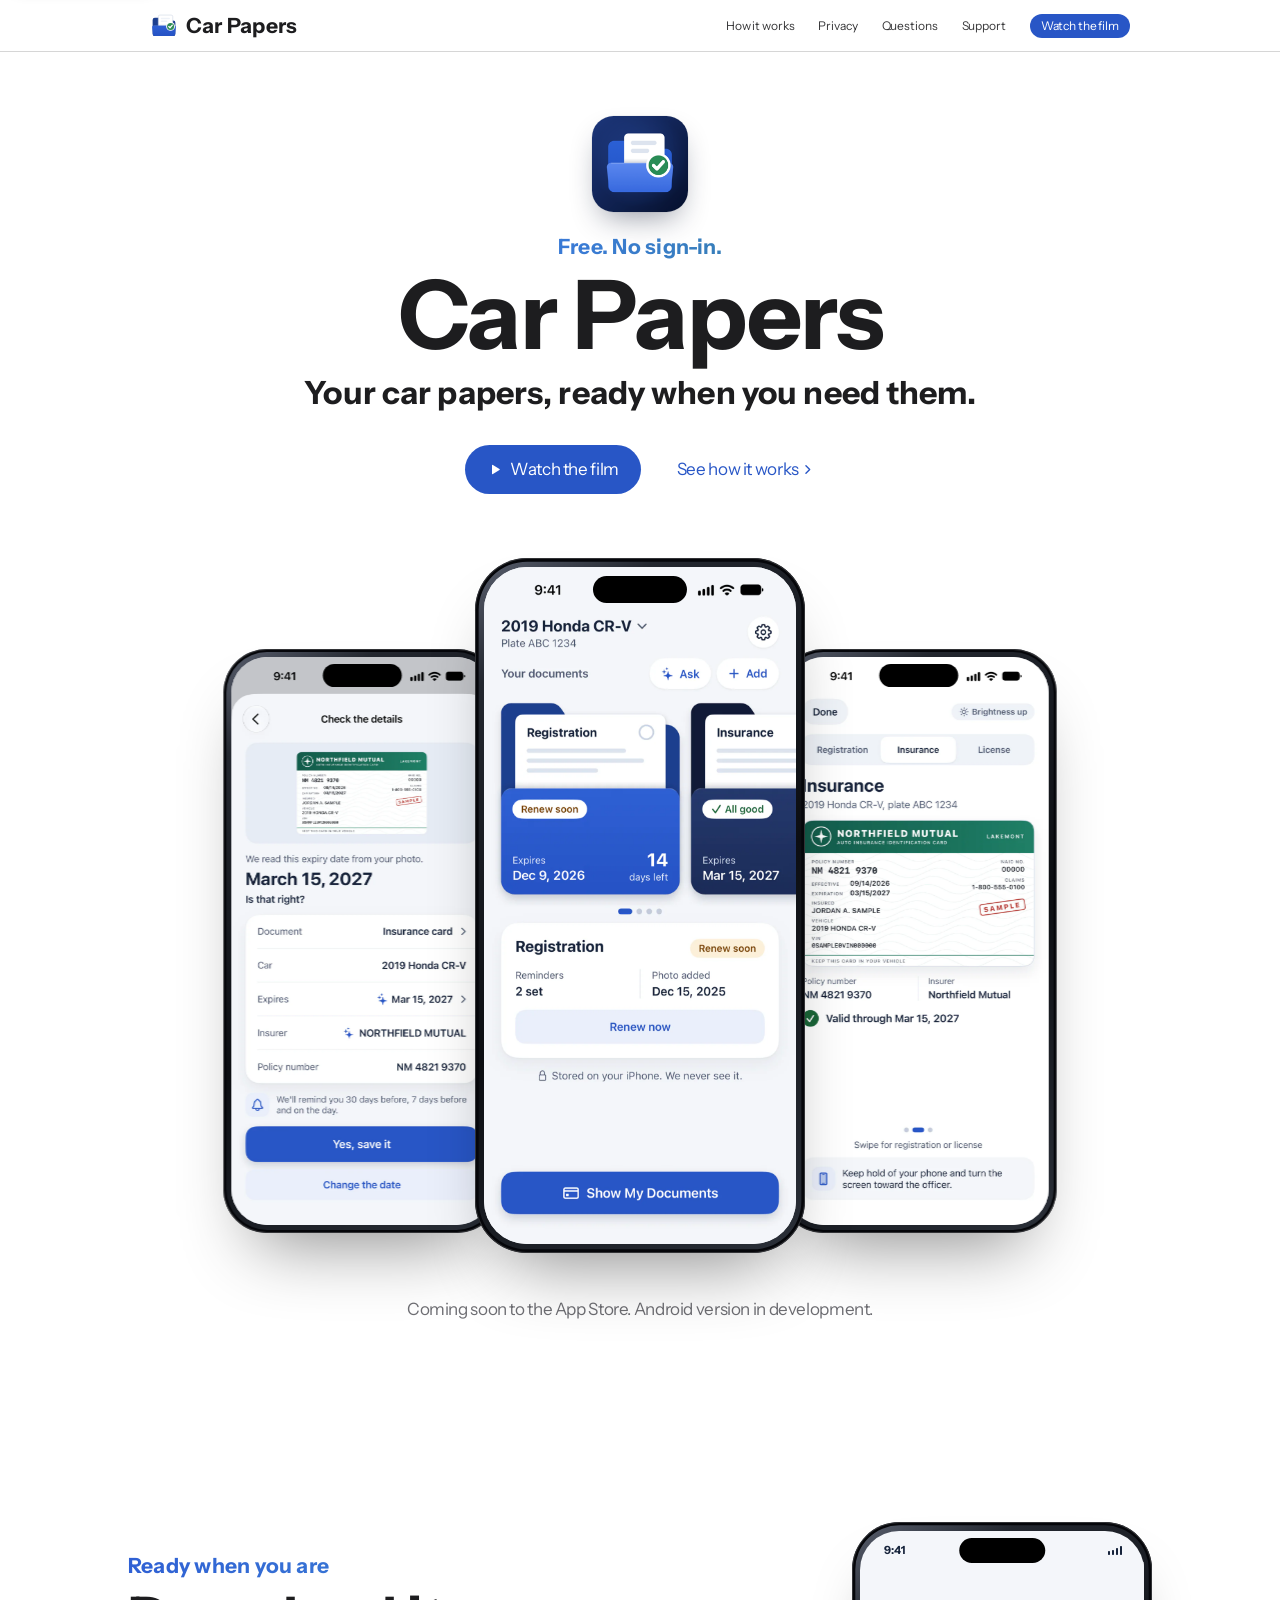
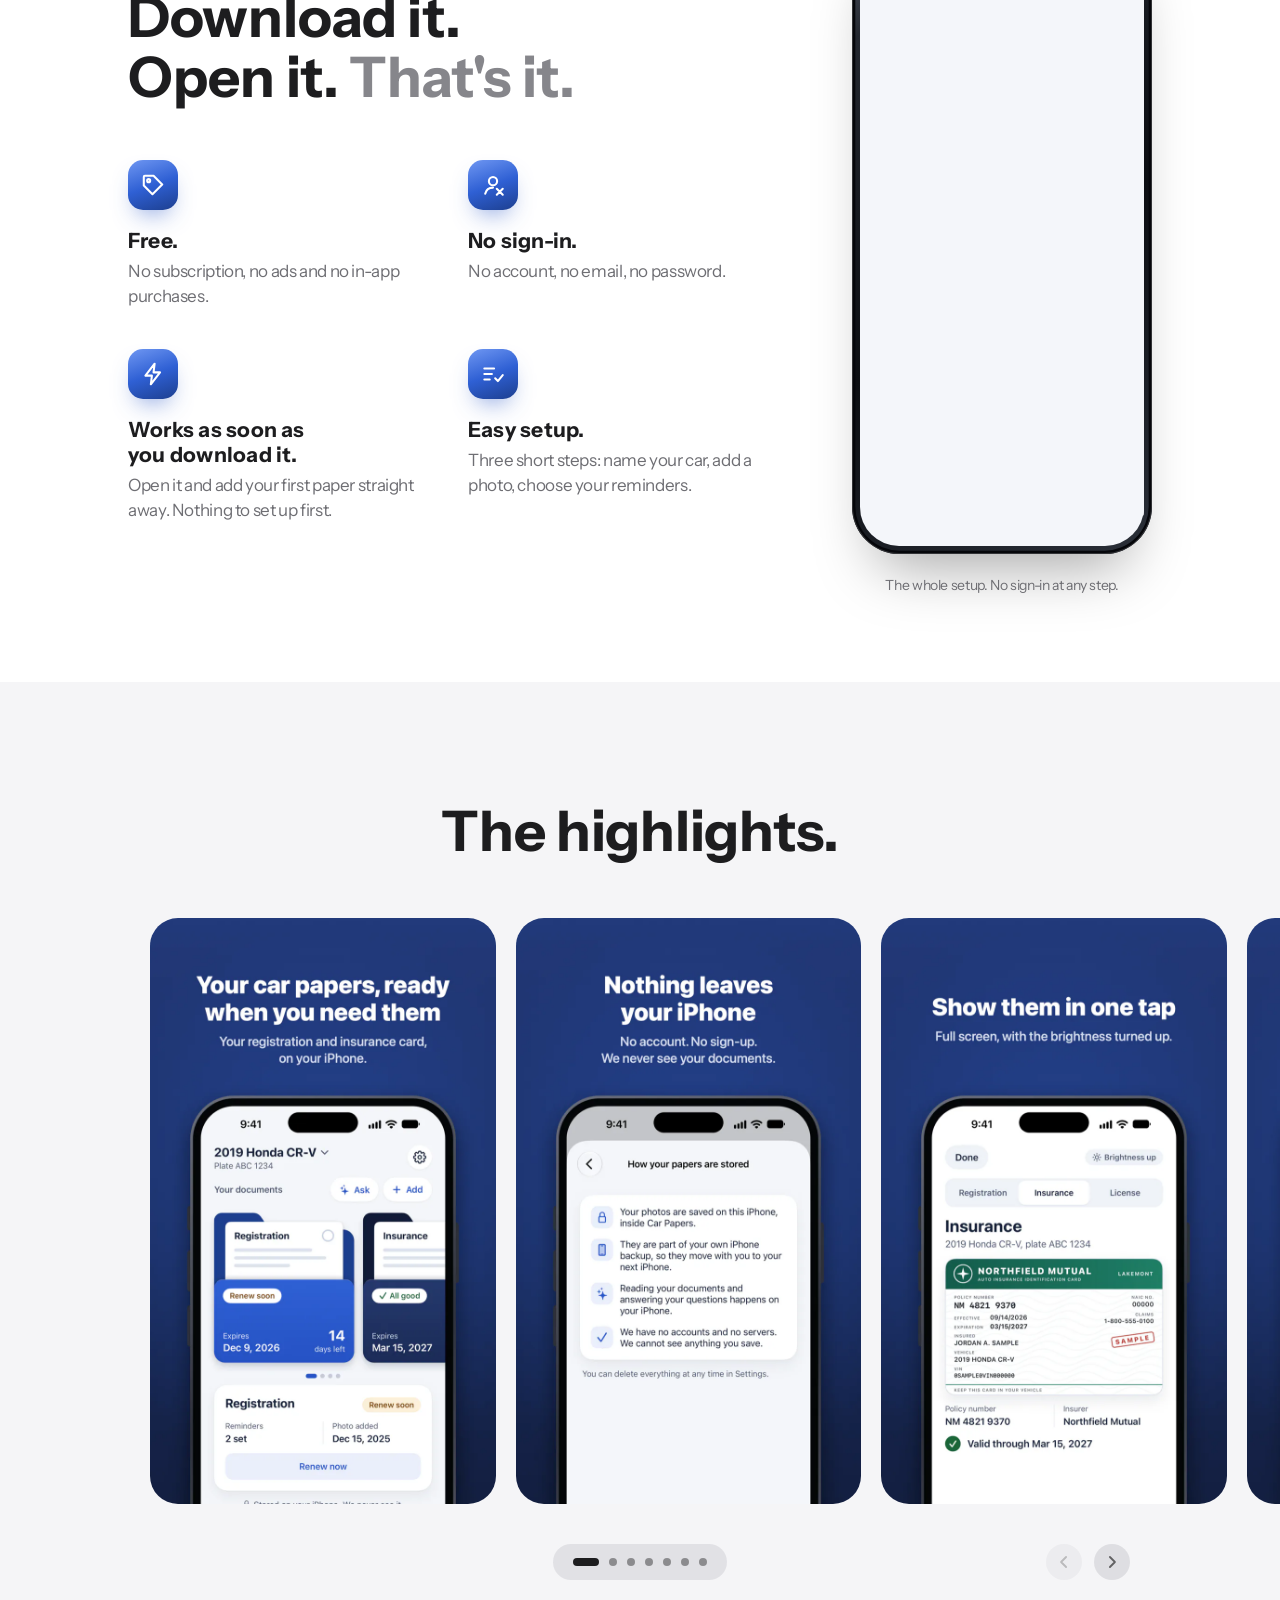
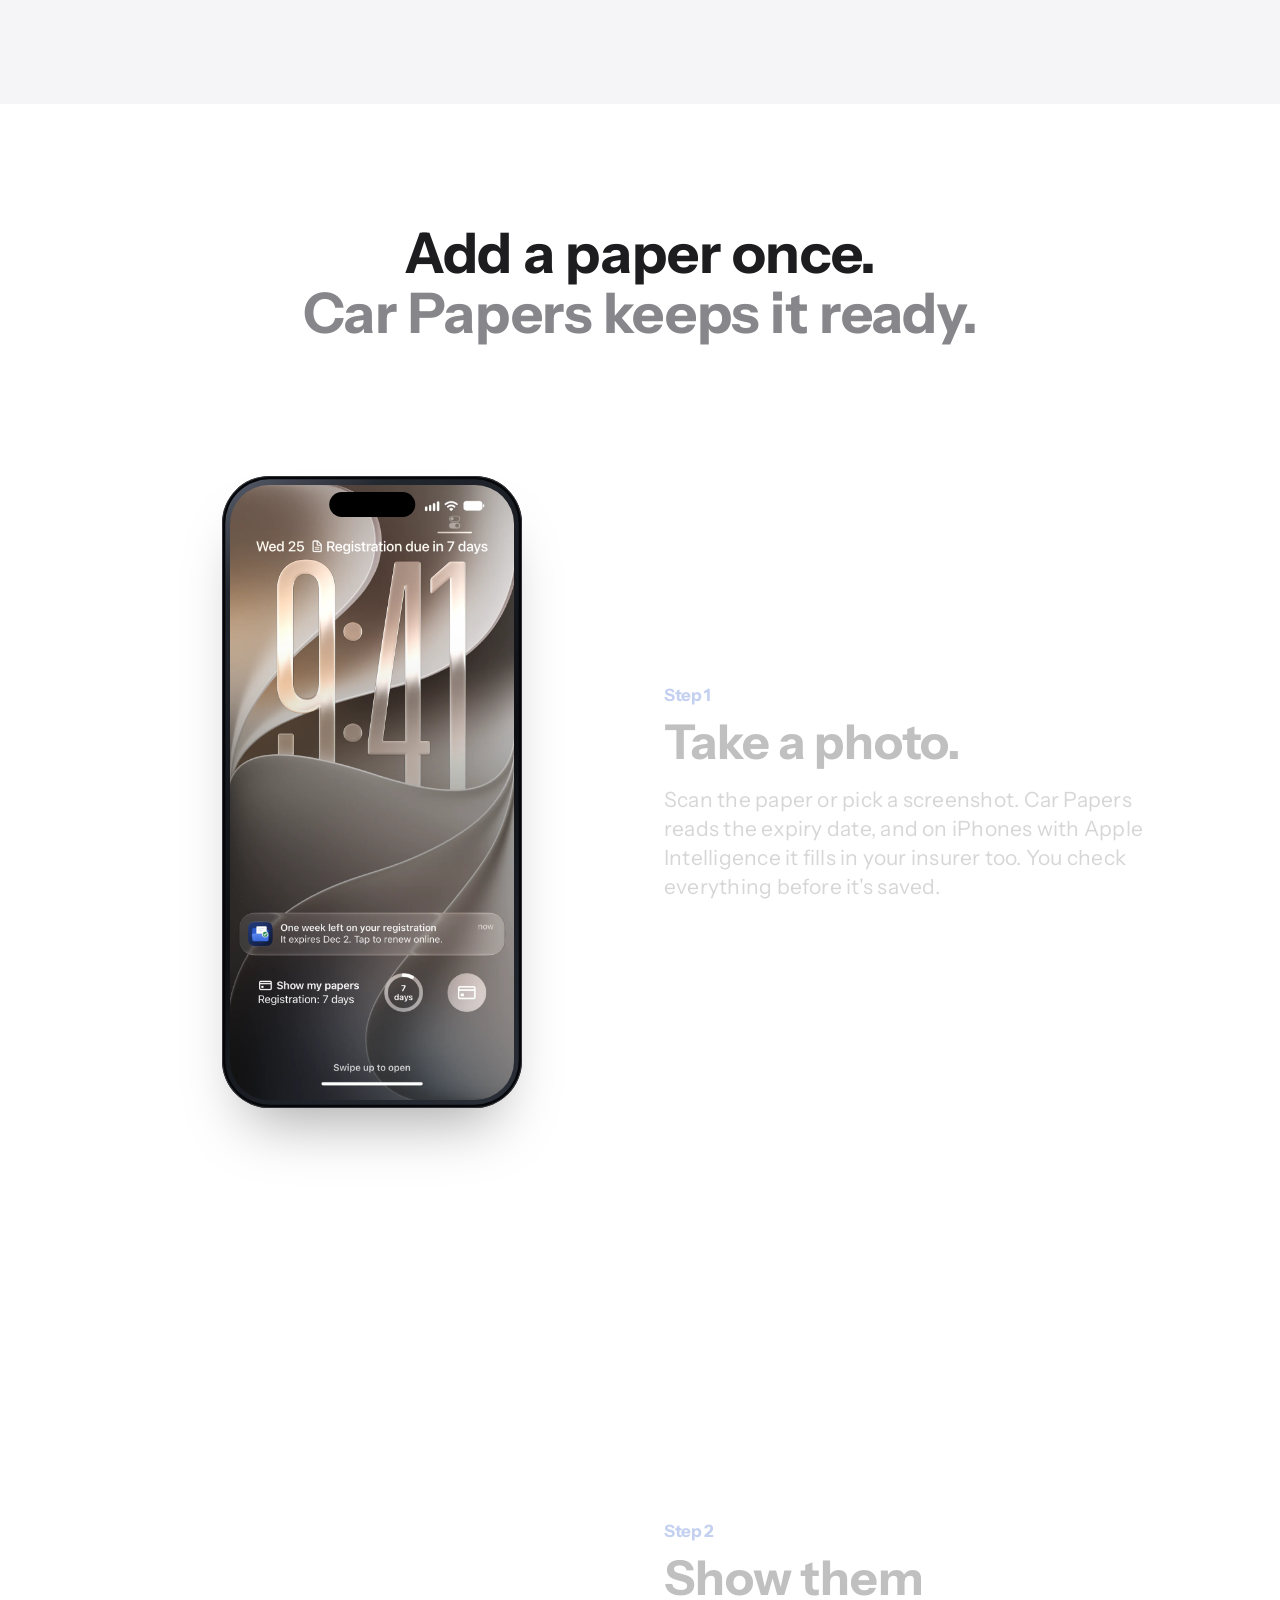
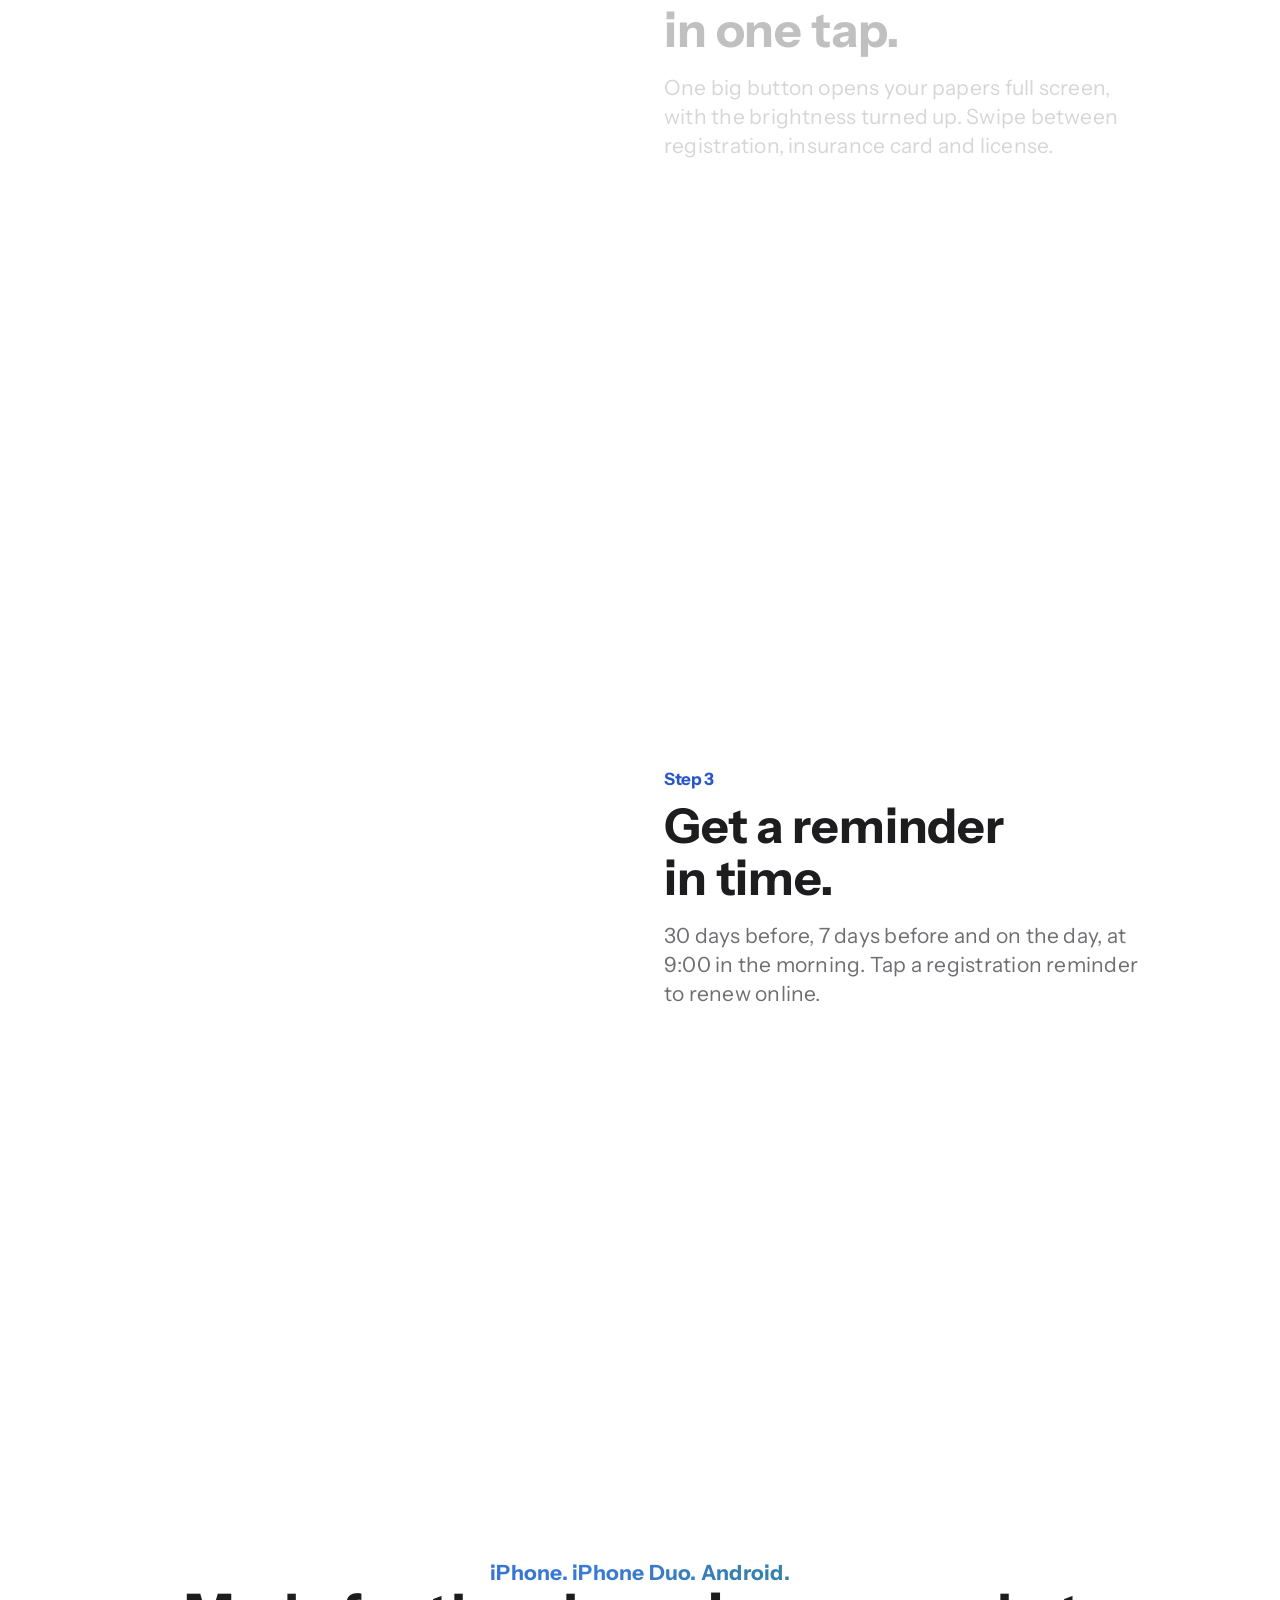
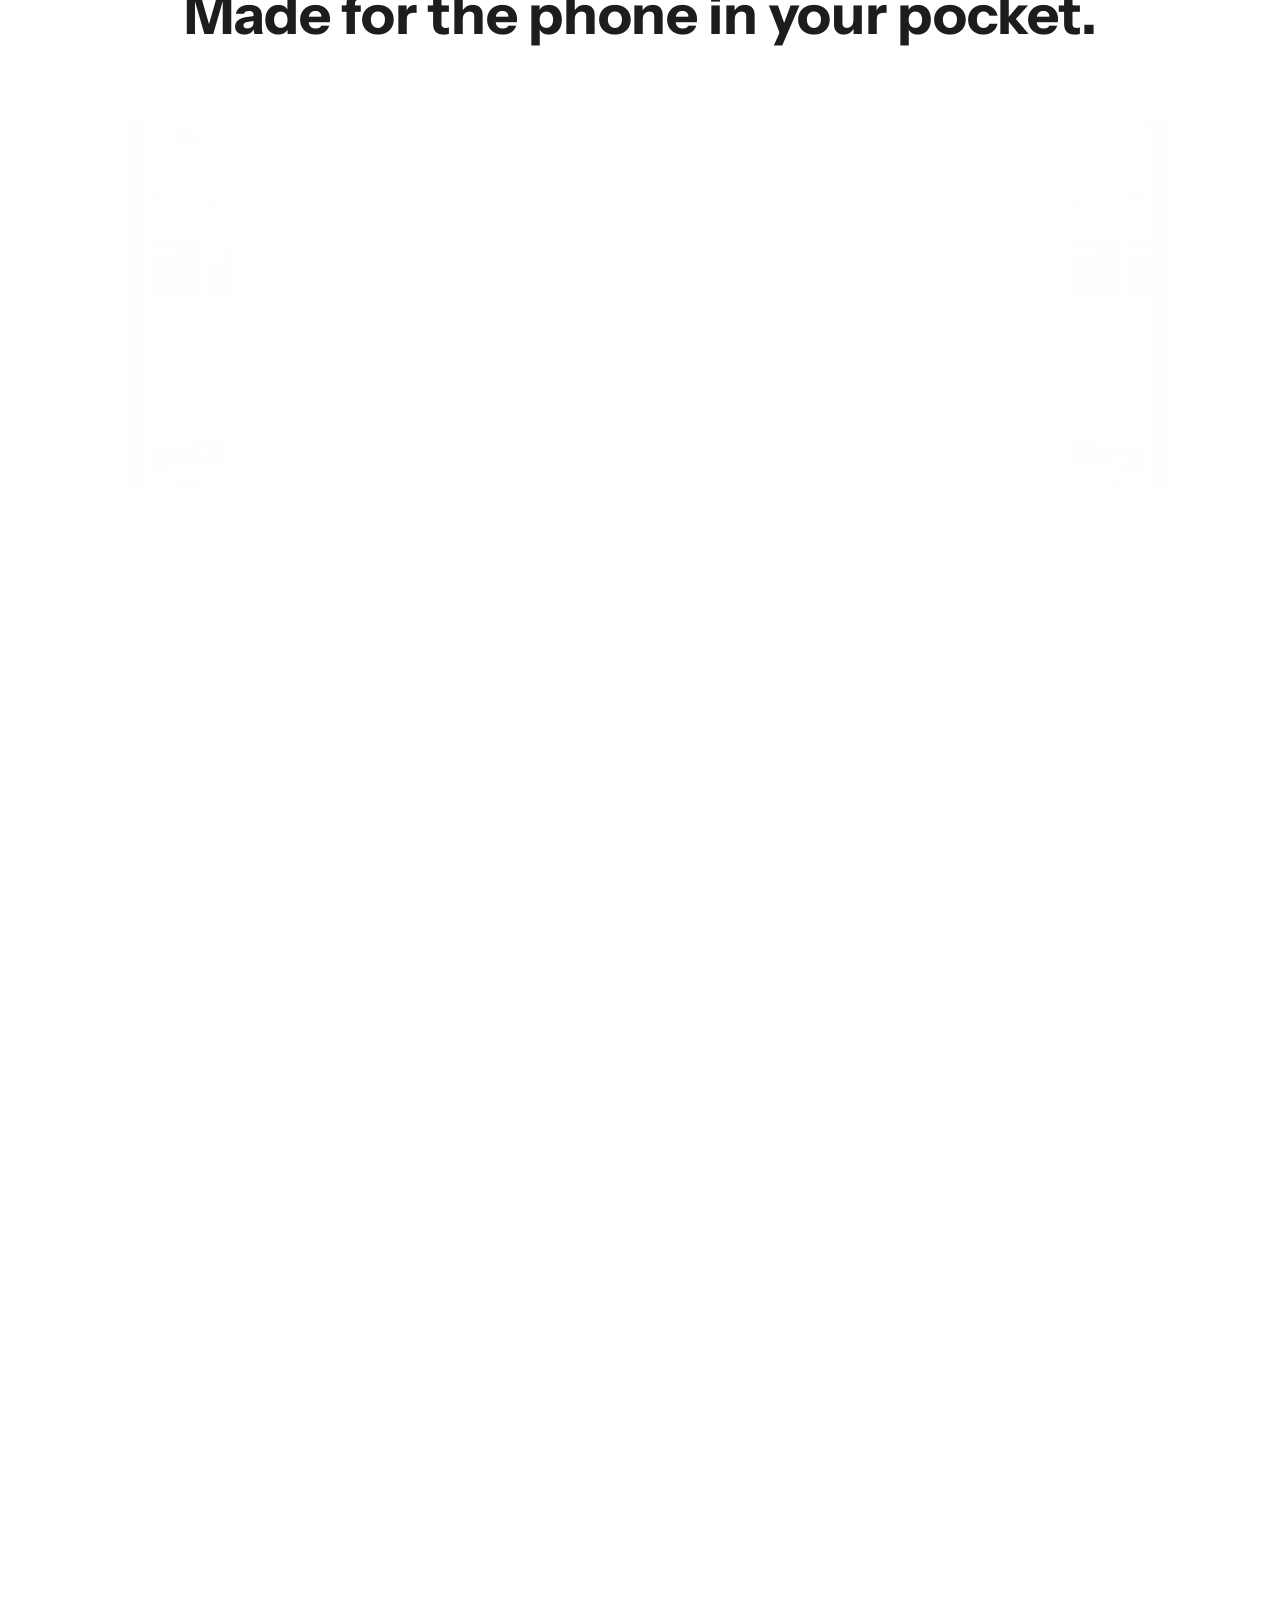
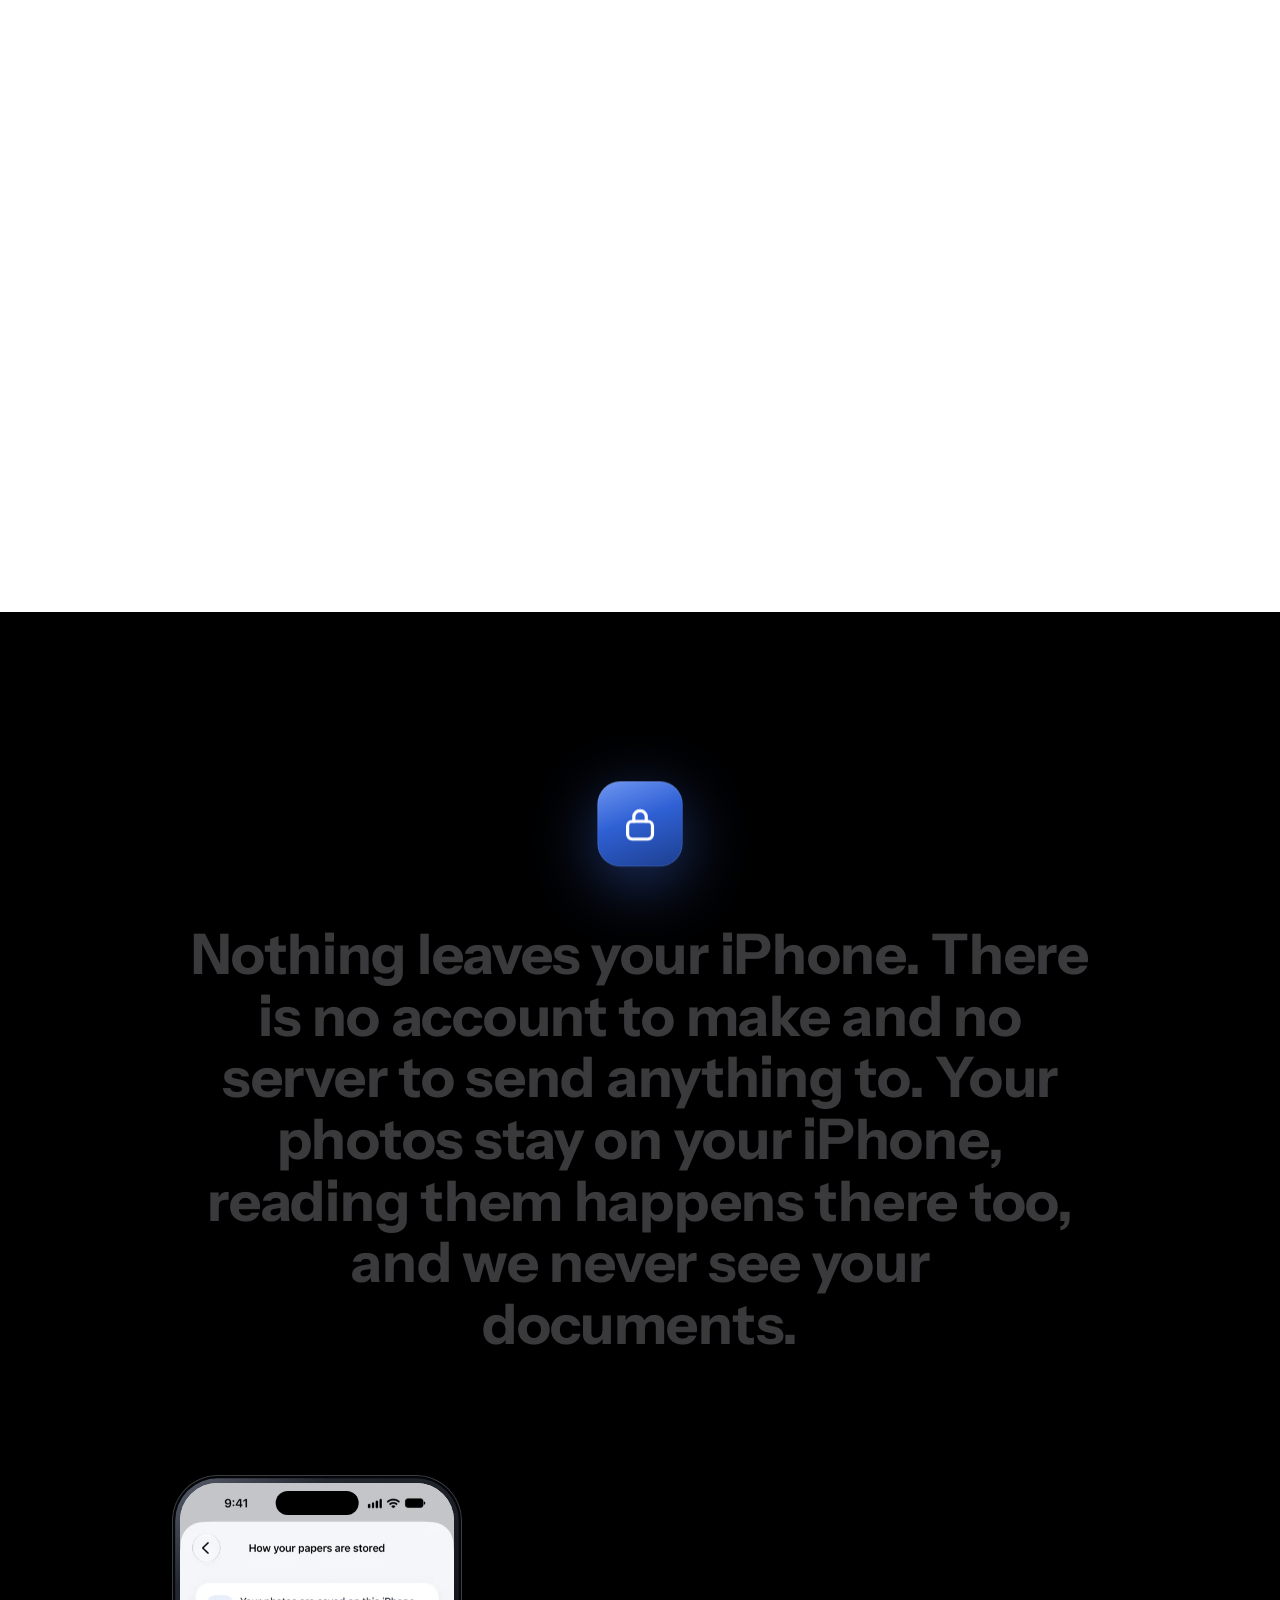
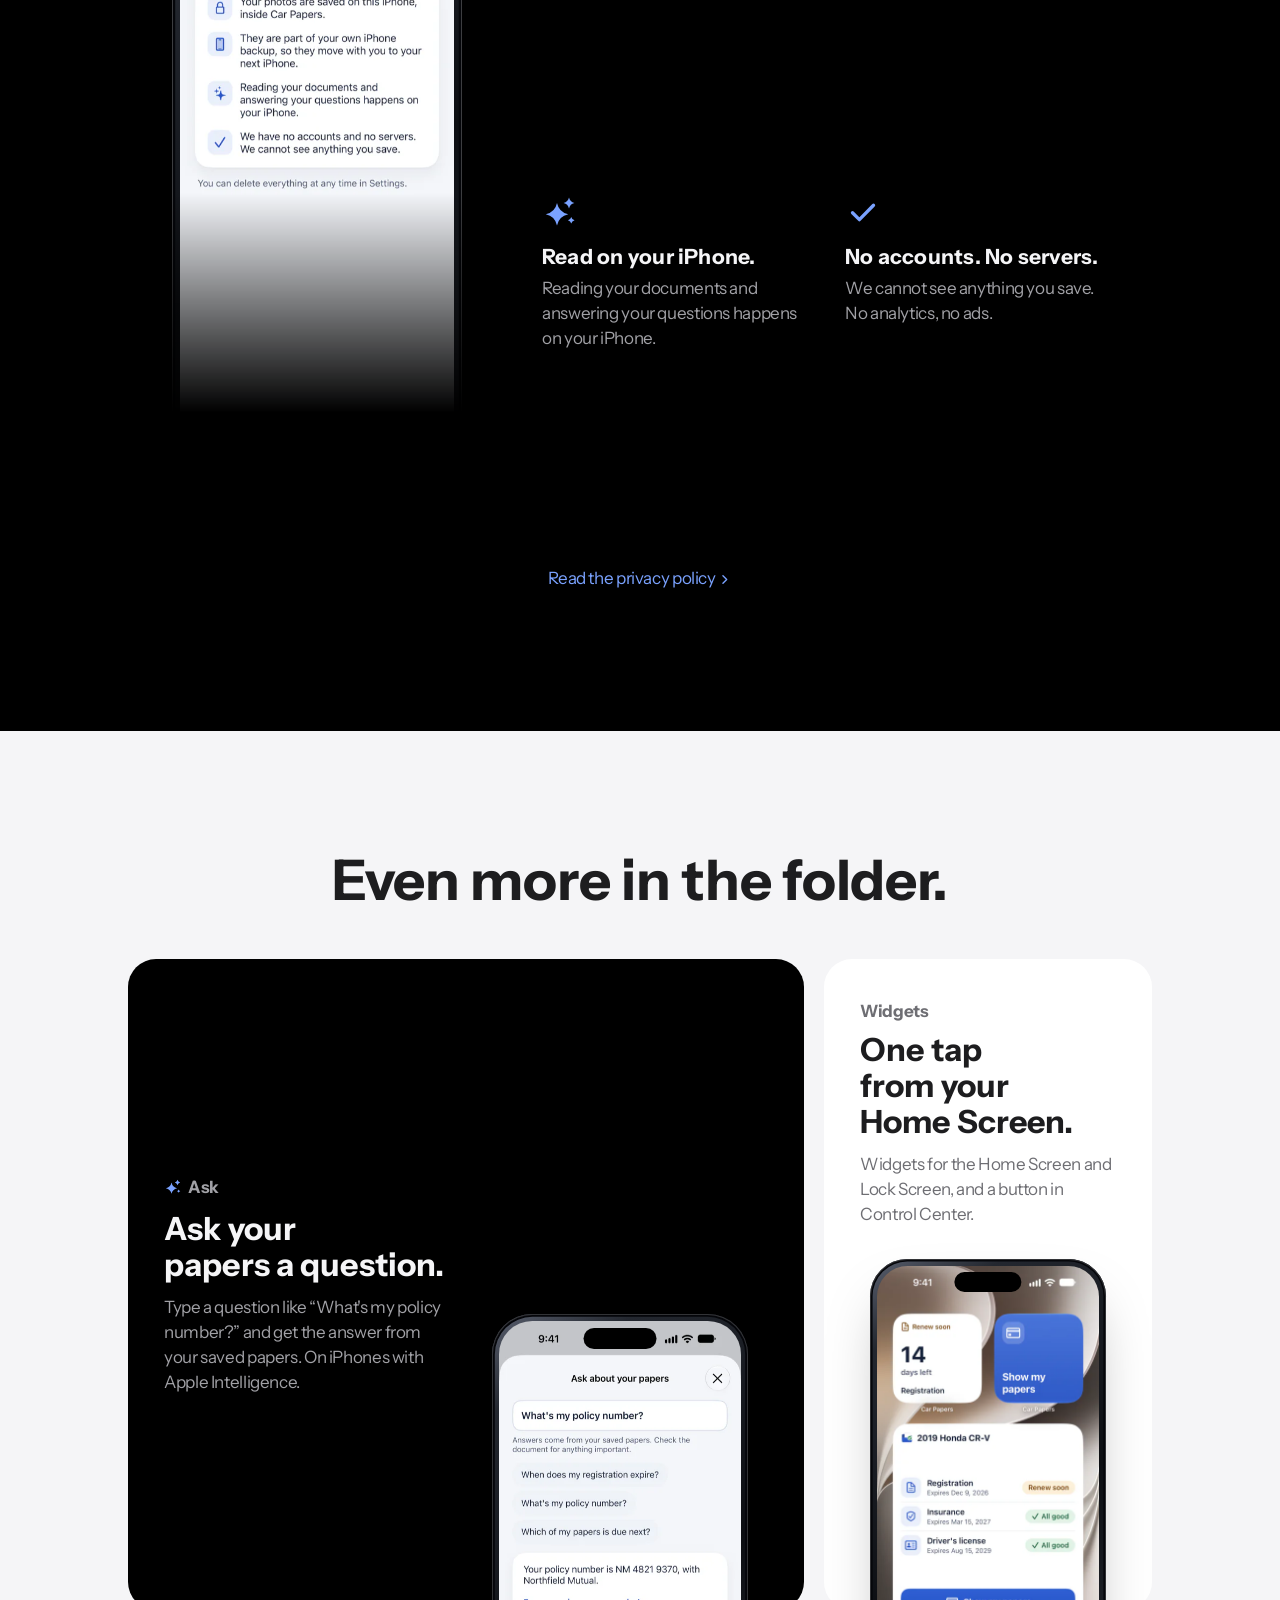
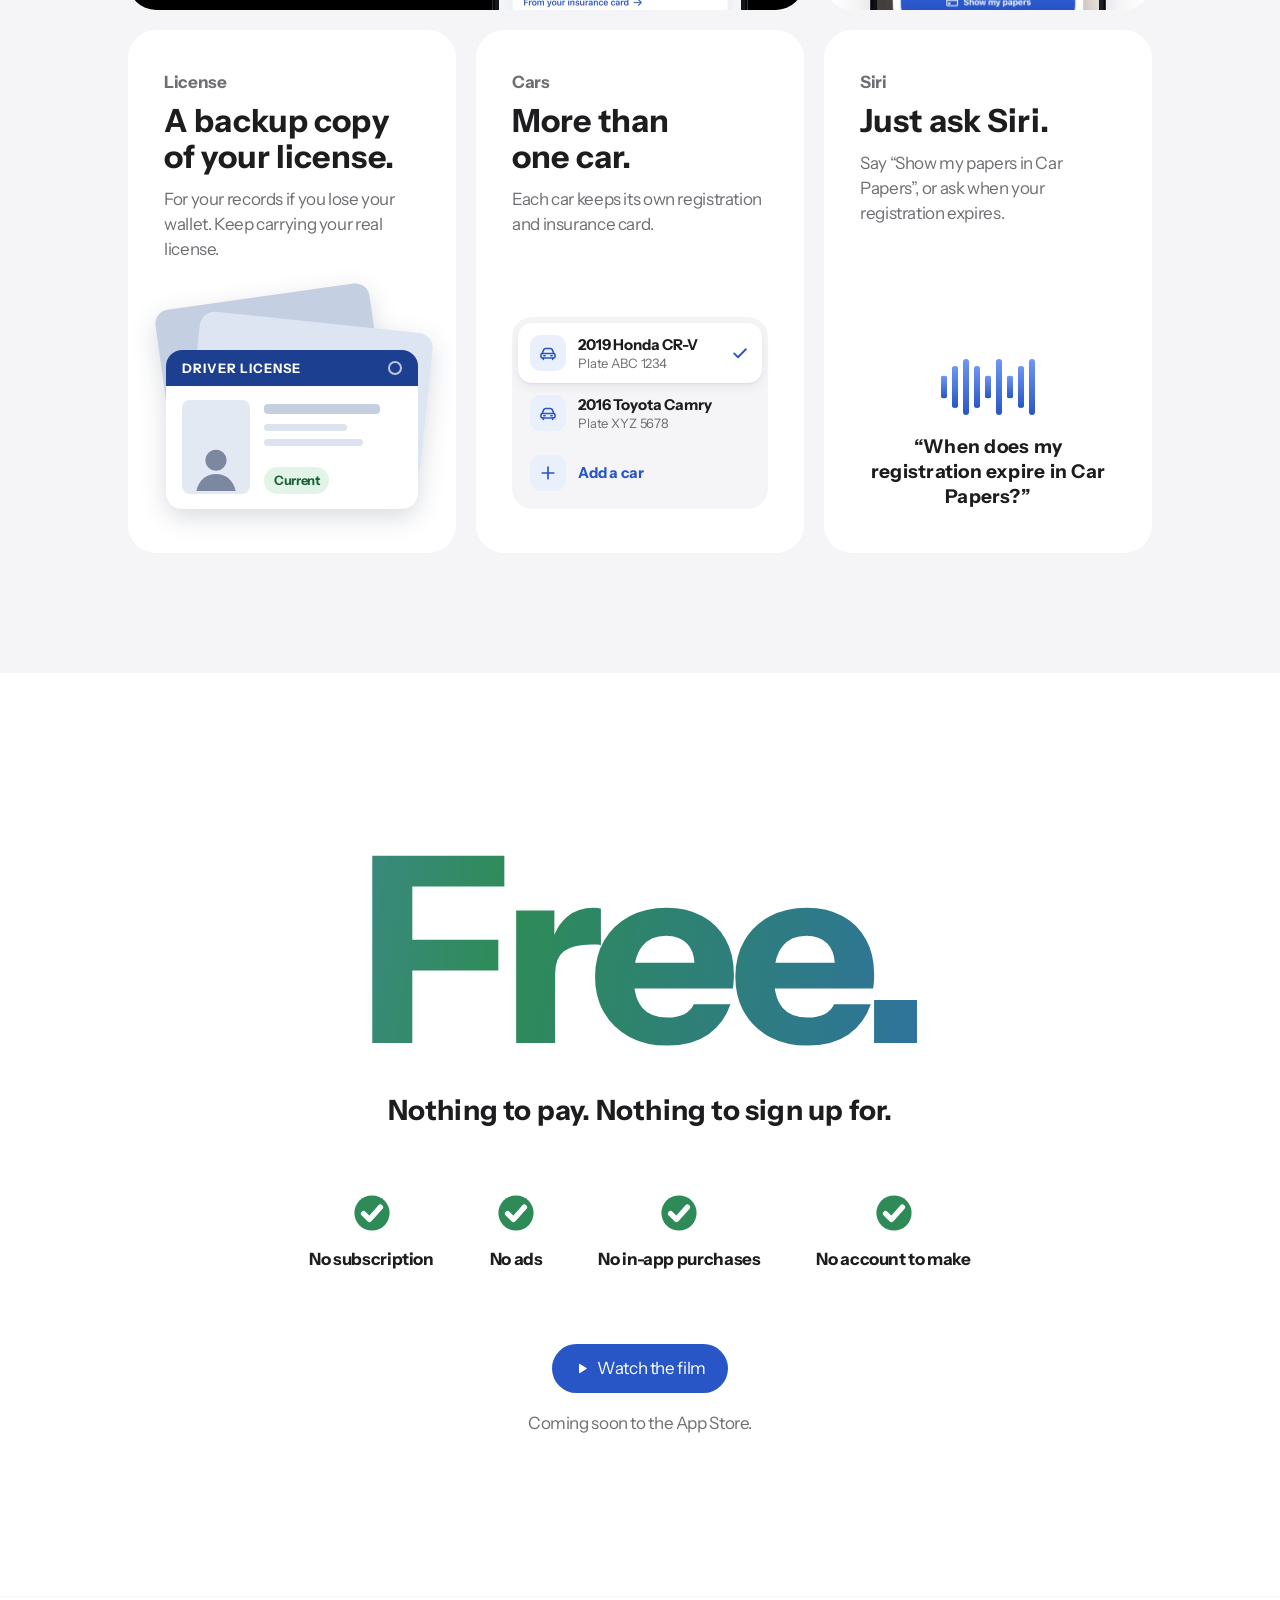
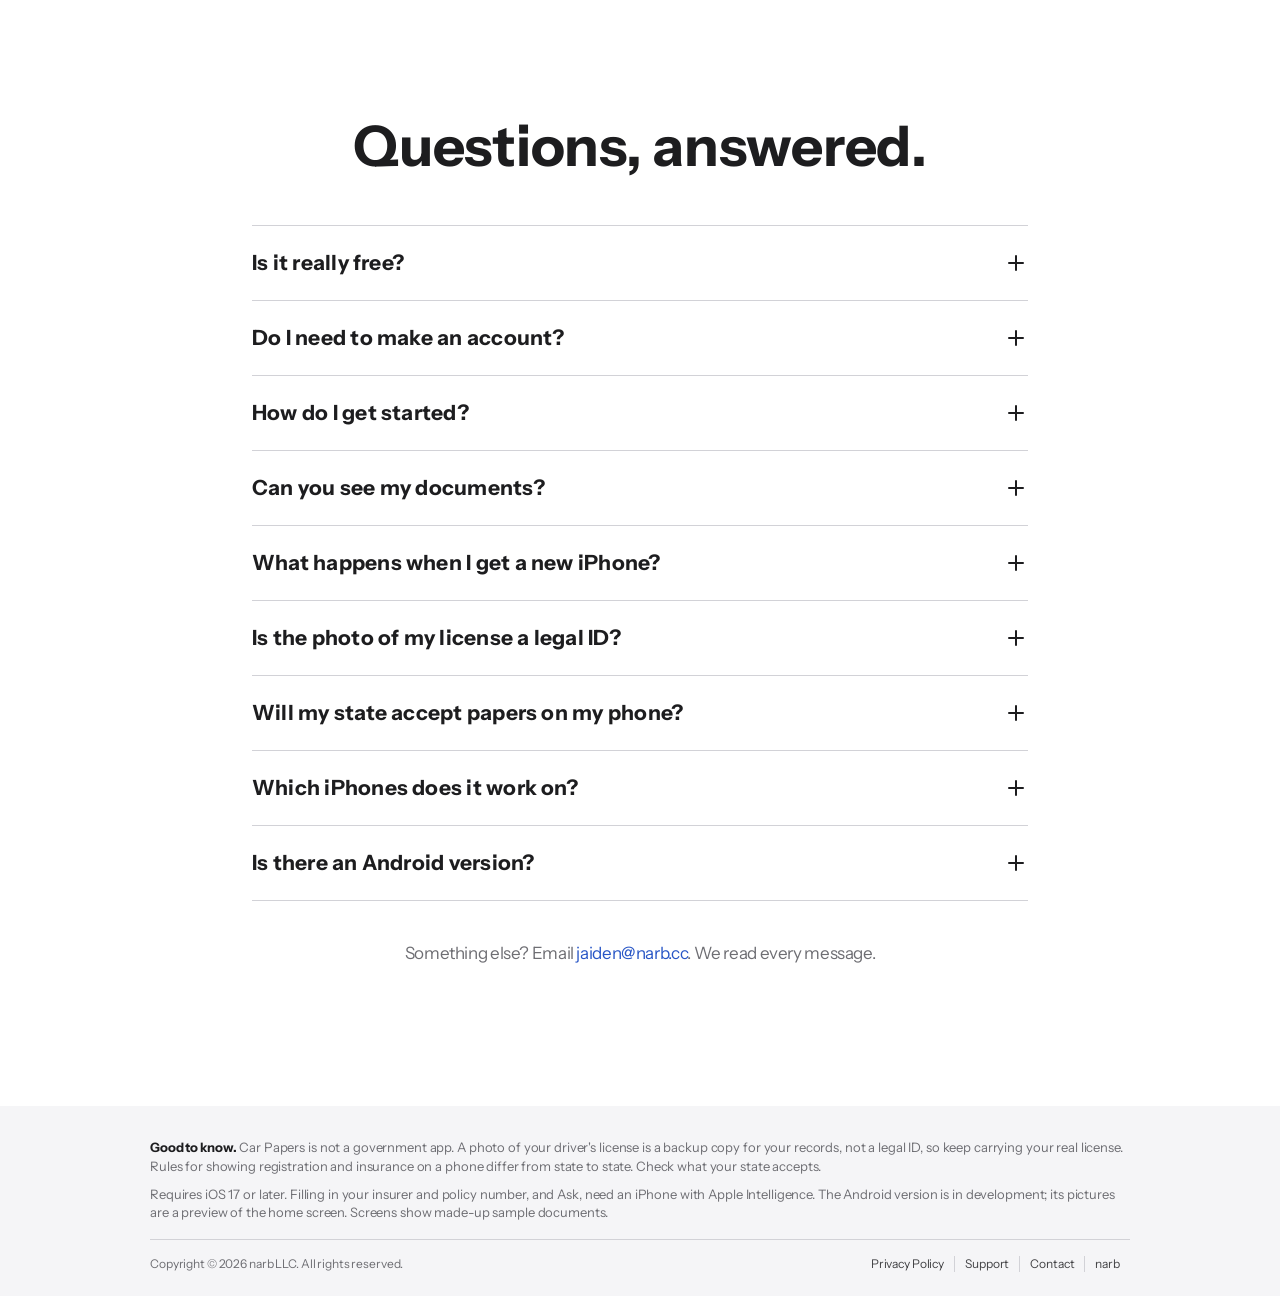
<file: index.html>
<!doctype html>
<html lang="en-US">
<head>
<meta charset="utf-8">
<meta name="viewport" content="width=device-width, initial-scale=1, viewport-fit=cover">
<title>Car Papers: your registration and insurance card on your iPhone</title>
<meta name="description" content="Keep your vehicle registration and insurance card on your iPhone. Show them in one tap, and get a reminder before they expire. Free. No account. Nothing leaves your phone.">
<link rel="canonical" href="https://carpapers.org/">
<meta name="theme-color" content="#ffffff">
<meta name="color-scheme" content="light">
<meta name="format-detection" content="telephone=no">
<meta name="apple-itunes-app" content="app-id=6838867229">

<meta property="og:type" content="website">
<meta property="og:site_name" content="Car Papers">
<meta property="og:url" content="https://carpapers.org/">
<meta property="og:title" content="Car Papers: your car papers, ready when you need them">
<meta property="og:description" content="Your registration and insurance card on your iPhone. Show them in one tap. Get a reminder before they expire. Free, and nothing leaves your phone.">
<meta property="og:image" content="https://carpapers.org/assets/og-image.jpg">
<meta property="og:image:width" content="1200">
<meta property="og:image:height" content="630">
<meta property="og:image:alt" content="The Car Papers folder holding a registration, an insurance card and a driver's license.">
<meta name="twitter:card" content="summary_large_image">

<link rel="icon" href="assets/favicon.svg" type="image/svg+xml">
<link rel="icon" href="assets/favicon-32.png" type="image/png" sizes="32x32">
<link rel="apple-touch-icon" href="assets/apple-touch-icon.png">
<link rel="stylesheet" href="apple.css">
<script>document.documentElement.classList.add('js');</script>

<script type="application/ld+json">
{
  "@context": "https://schema.org",
  "@type": "MobileApplication",
  "name": "Car Papers",
  "operatingSystem": "iOS 17 or later",
  "applicationCategory": "UtilitiesApplication",
  "description": "Keep your vehicle registration and insurance card on your iPhone, show them in one tap, and get a reminder before they expire.",
  "url": "https://carpapers.org/",
  "offers": { "@type": "Offer", "price": "0", "priceCurrency": "USD" },
  "publisher": { "@type": "Organization", "name": "narb LLC" }
}
</script>
</head>
<body>

<a class="skip" href="#main">Skip to content</a>

<!-- Shared drawings. The logo is "Seal", drawn from the app's own geometry (Shared/Drawing/LogoArtwork.swift). -->
<svg class="sprite" aria-hidden="true" focusable="false">
  <defs>
    <linearGradient id="g-l-front" x1="0" y1="31" x2="0" y2="55" gradientUnits="userSpaceOnUse"><stop stop-color="#2F60D4"/><stop offset="1" stop-color="#2552C4"/></linearGradient>
    <linearGradient id="g-l-shade" x1="0" y1="27.5" x2="0" y2="31" gradientUnits="userSpaceOnUse"><stop stop-color="#0D1B3E" stop-opacity="0"/><stop offset="1" stop-color="#0D1B3E" stop-opacity=".12"/></linearGradient>
  </defs>
  <symbol id="logo" viewBox="0 0 64 64">
    <path d="M6 18a5 5 0 0 1 5-5h10.6c1.7 0 3 .7 4 2.1l1.6 2.3c.9 1.3 2.1 2.1 3.8 2.1H53a5 5 0 0 1 5 5V50a5 5 0 0 1-5 5H11a5 5 0 0 1-5-5Z" fill="#1D3F8F"/>
    <rect x="19" y="7" width="33" height="40" rx="3.5" fill="#fff" stroke="#C9D3E3" stroke-width="1.2"/>
    <rect x="24.5" y="13" width="21" height="3.4" rx="1.7" fill="#EEF2F8"/>
    <rect x="24.5" y="19.5" width="15" height="3.4" rx="1.7" fill="#EEF2F8"/>
    <rect x="19" y="27.5" width="33" height="3.5" fill="url(#g-l-shade)"/>
    <path d="M5.75 43 4.902 34.863A3.5 3.5 0 0 1 8.384 31h47.232a3.5 3.5 0 0 1 3.482 3.863L57.467 50.518A5 5 0 0 1 52.494 55H11.506a5 5 0 0 1-4.973-4.482Z" fill="url(#g-l-front)"/>
    <rect x="8.5" y="31" width="47" height=".5" fill="#fff" fill-opacity=".35"/>
    <circle cx="47" cy="33" r="10" fill="#fff"/>
    <circle cx="47" cy="33" r="8" fill="#2E8B57"/>
    <path d="M43 33.2 45.8 36 51 30.2" fill="none" stroke="#fff" stroke-width="2.8" stroke-linecap="round" stroke-linejoin="round"/>
  </symbol>
  <symbol id="seal" viewBox="0 0 24 24">
    <circle cx="12" cy="12" r="12" fill="#fff"/>
    <circle cx="12" cy="12" r="9.6" fill="#2E8B57"/>
    <path d="M7.4 12.3 10.6 15.5 16.6 8.8" fill="none" stroke="#fff" stroke-width="2.9" stroke-linecap="round" stroke-linejoin="round"/>
  </symbol>
  <symbol id="i-chevron" viewBox="0 0 24 24"><path d="M9.5 6 15.5 12 9.5 18" fill="none" stroke="currentColor" stroke-width="2.2" stroke-linecap="round" stroke-linejoin="round"/></symbol>
  <symbol id="i-chevron-left" viewBox="0 0 24 24"><path d="M14.5 6 8.5 12 14.5 18" fill="none" stroke="currentColor" stroke-width="2.2" stroke-linecap="round" stroke-linejoin="round"/></symbol>
  <symbol id="i-play" viewBox="0 0 24 24"><path d="M8 5.6v12.8a1 1 0 0 0 1.5.86l10.4-6.4a1 1 0 0 0 0-1.72L9.5 4.74A1 1 0 0 0 8 5.6Z" fill="currentColor"/></symbol>
  <symbol id="i-close" viewBox="0 0 24 24"><path d="M6.5 6.5 17.5 17.5M17.5 6.5 6.5 17.5" fill="none" stroke="currentColor" stroke-width="2.2" stroke-linecap="round"/></symbol>
  <symbol id="i-sparkles" viewBox="0 0 24 24"><g fill="currentColor"><path d="M10 6Q11.3 12.2 17.5 13.5 11.3 14.8 10 21 8.7 14.8 2.5 13.5 8.7 12.2 10 6Z"/><path d="M18 2.4Q18.7 5.3 21.6 6 18.7 6.7 18 9.6 17.3 6.7 14.4 6 17.3 5.3 18 2.4Z"/><path d="M19.5 15.3Q19.95 17.05 21.7 17.5 19.95 17.95 19.5 19.7 19.05 17.95 17.3 17.5 19.05 17.05 19.5 15.3Z"/></g></symbol>
  <symbol id="i-lock" viewBox="0 0 24 24"><g fill="none" stroke="currentColor" stroke-width="1.8" stroke-linecap="round" stroke-linejoin="round"><rect x="5" y="10.5" width="14" height="10" rx="2.6"/><path d="M8.5 10.5V8a3.5 3.5 0 0 1 7 0v2.5"/></g></symbol>
  <symbol id="i-phone" viewBox="0 0 24 24"><g fill="none" stroke="currentColor" stroke-width="1.8" stroke-linecap="round"><rect x="6.5" y="2.5" width="11" height="19" rx="2.8"/><path d="M10.6 5.6h2.8"/></g></symbol>
  <symbol id="i-check" viewBox="0 0 24 24"><path d="M5 12.5 9.6 17.1 19 7.5" fill="none" stroke="currentColor" stroke-width="2.2" stroke-linecap="round" stroke-linejoin="round"/></symbol>
  <symbol id="i-person" viewBox="0 0 24 24"><g fill="currentColor"><circle cx="12" cy="8.6" r="4.1"/><path d="M4.4 20.5c.8-4.1 3.8-6.6 7.6-6.6s6.8 2.5 7.6 6.6Z"/></g></symbol>
  <symbol id="i-car" viewBox="0 0 24 24"><g fill="none" stroke="currentColor" stroke-width="1.9" stroke-linecap="round" stroke-linejoin="round"><path d="M5 12.6 6.9 8a2.3 2.3 0 0 1 2.1-1.4h6a2.3 2.3 0 0 1 2.1 1.4l1.9 4.6"/><rect x="3.5" y="12.6" width="17" height="5.4" rx="1.8"/><path d="M6.4 18v1.7M17.6 18v1.7M7 15.3h1.6M15.4 15.3H17"/></g></symbol>
  <symbol id="i-plus" viewBox="0 0 24 24"><path d="M12 5v14M5 12h14" fill="none" stroke="currentColor" stroke-width="2" stroke-linecap="round"/></symbol>
  <symbol id="i-card-s" viewBox="0 0 24 24"><g fill="none" stroke="currentColor" stroke-width="1.9" stroke-linecap="round" stroke-linejoin="round"><rect x="2.5" y="5.5" width="19" height="13" rx="2.6"/><path d="M2.5 9.6h19M6 14.6h4"/></g></symbol>
  <symbol id="i-bell-s" viewBox="0 0 24 24"><g fill="none" stroke="currentColor" stroke-width="1.9" stroke-linecap="round" stroke-linejoin="round"><path d="M6.5 16.5V11a5.5 5.5 0 0 1 11 0v5.5l1.6 2.1H4.9Z"/><path d="M10 21.2h4"/></g></symbol>
  <symbol id="i-doc-s" viewBox="0 0 24 24"><g fill="none" stroke="currentColor" stroke-width="1.9" stroke-linecap="round" stroke-linejoin="round"><path d="M7 3h7l4 4v13a1 1 0 0 1-1 1H7a1 1 0 0 1-1-1V4a1 1 0 0 1 1-1Z"/><path d="M14 3v4h4M9 12h6M9 16h4"/></g></symbol>
  <symbol id="i-shield-s" viewBox="0 0 24 24"><g fill="none" stroke="currentColor" stroke-width="1.9" stroke-linecap="round" stroke-linejoin="round"><path d="M12 3 19 6v5.6c0 4.3-2.9 8-7 9.4-4.1-1.4-7-5.1-7-9.4V6l7-3Z"/><path d="m9 12 2.2 2.2L15.2 10"/></g></symbol>
  <symbol id="i-license-s" viewBox="0 0 24 24"><g fill="none" stroke="currentColor" stroke-width="1.9" stroke-linecap="round" stroke-linejoin="round"><rect x="2.5" y="5" width="19" height="14" rx="2.6"/><circle cx="8.3" cy="10.8" r="2"/><path d="M5.4 15.8c.6-1.5 1.6-2.3 2.9-2.3s2.3.8 2.9 2.3M14 10h4.5M14 13.5h3"/></g></symbol>
</svg>

<nav class="localnav" aria-label="Car Papers">
  <div class="localnav-inner">
    <a class="localnav-title" href="./"><svg aria-hidden="true"><use href="#logo"/></svg>Car Papers</a>
    <div class="localnav-menu">
      <a class="hide-sm" href="#how">How it works</a>
      <a class="hide-sm" href="#privacy">Privacy</a>
      <a class="hide-sm" href="#questions">Questions</a>
      <a class="hide-sm" href="support.html">Support</a>
      <a class="pill-small" href="assets/video/car-papers-demo.mp4" data-film>Watch the film</a>
    </div>
  </div>
</nav>
<span class="nav-sentinel" aria-hidden="true"></span>

<main id="main">

<!-- Hero -->
<section class="hero" aria-labelledby="hero-title">
  <div class="hero-copy">
    <img class="hero-icon" src="assets/apple-touch-icon.png" width="180" height="180" alt="The Car Papers app icon">
    <p class="eyebrow gradient-text">Free. No sign-in.</p>
    <h1 id="hero-title" class="hero-title">Car Papers</h1>
    <p class="hero-tagline">Your car papers, ready when you need&nbsp;them.</p>
    <div class="ctas">
      <a class="button" href="assets/video/car-papers-demo.mp4" data-film><svg aria-hidden="true"><use href="#i-play"/></svg>Watch the film</a>
      <a class="more-link" href="#how">See how it works<svg aria-hidden="true"><use href="#i-chevron"/></svg></a>
    </div>
  </div>
  <div class="lineup" data-scroll>
    <figure class="phone lineup-side lineup-left"><img src="assets/screens/check-900.webp" srcset="assets/screens/check-450.webp 450w, assets/screens/check-900.webp 900w" sizes="(max-width: 734px) 40vw, 280px" width="900" height="1955" alt="Car Papers reading an insurance card photo: it found the expiry date, March 15, 2027, and the insurer."></figure>
    <figure class="phone lineup-center"><img src="assets/screens/home-900.webp" srcset="assets/screens/home-450.webp 450w, assets/screens/home-900.webp 900w" sizes="(max-width: 734px) 56vw, 330px" width="900" height="1955" fetchpriority="high" alt="The Car Papers home screen: the registration of a 2019 Honda CR-V expires December 9, 2026, marked Renew soon with 14 days left, and the insurance card is marked All good."></figure>
    <figure class="phone lineup-side lineup-right"><img src="assets/screens/show-900.webp" srcset="assets/screens/show-450.webp 450w, assets/screens/show-900.webp 900w" sizes="(max-width: 734px) 40vw, 280px" width="900" height="1955" alt="Show mode: the insurance card full screen with the brightness turned up."></figure>
  </div>
  <!-- At launch, replace this line with Apple's official "Download on the App Store" badge, linked to https://apps.apple.com/app/id6838867229 -->
  <p class="hero-note">Coming soon to the App Store. Android version in development.</p>
</section>

<!-- Ready as soon as you download it -->
<section class="ready" id="ready" aria-labelledby="ready-title">
  <div class="ready-grid">
    <div class="ready-copy">
      <p class="eyebrow gradient-text" data-reveal>Ready when you are</p>
      <h2 id="ready-title" class="headline ready-title" data-reveal>Download it. Open it. <span class="soft">That's&nbsp;it.</span></h2>
      <ul class="ready-points">
        <li data-reveal>
          <span class="rp-icon" aria-hidden="true"><svg viewBox="0 0 24 24"><g fill="none" stroke="currentColor" stroke-width="1.9" stroke-linecap="round" stroke-linejoin="round"><path d="M3.5 12.5V4.5a1 1 0 0 1 1-1h8l8 8-9 9-8-8Z"/><circle cx="8" cy="8" r="1.4"/></g></svg></span>
          <h3>Free.</h3><p>No subscription, no ads and no in-app purchases.</p>
        </li>
        <li data-reveal>
          <span class="rp-icon" aria-hidden="true"><svg viewBox="0 0 24 24"><g fill="none" stroke="currentColor" stroke-width="1.9" stroke-linecap="round" stroke-linejoin="round"><circle cx="12" cy="8.5" r="3.8"/><path d="M4.8 20c.9-3.6 3.7-5.6 7.2-5.6"/><path d="M15.5 15.5 21 21M21 15.5 15.5 21"/></g></svg></span>
          <h3>No sign-in.</h3><p>No account, no email, no password.</p>
        </li>
        <li data-reveal>
          <span class="rp-icon" aria-hidden="true"><svg viewBox="0 0 24 24"><g fill="none" stroke="currentColor" stroke-width="1.9" stroke-linecap="round" stroke-linejoin="round"><path d="M13.5 2.5 5 13.5h6l-1 8 8.5-11h-6Z"/></g></svg></span>
          <h3>Works as soon as you download&nbsp;it.</h3><p>Open it and add your first paper straight away. Nothing to set up first.</p>
        </li>
        <li data-reveal>
          <span class="rp-icon" aria-hidden="true"><svg viewBox="0 0 24 24"><g fill="none" stroke="currentColor" stroke-width="1.9" stroke-linecap="round" stroke-linejoin="round"><path d="M4 7h9M4 12h7M4 17h5"/><path d="m14 16 2.5 2.5L21 13"/></g></svg></span>
          <h3>Easy setup.</h3><p>Three short steps: name your car, add a photo, choose your reminders.</p>
        </li>
      </ul>
    </div>

    <figure class="phone ob-phone" data-reveal aria-label="The Car Papers setup, start to finish: what do you drive, add your first document, reminders, and you're all set.">
      <div class="ob" aria-hidden="true">
        <div class="ob-status"><span>9:41</span><span class="ob-bars"><i></i><i></i><i></i><i></i></span></div>

        <!-- 1. Welcome -->
        <div class="ob-screen ob-1">
          <div class="ob-logo"><svg><use href="#logo"/></svg><b>Car Papers</b></div>
          <svg class="ob-art" viewBox="-20 -36 300 330">
            <g transform="rotate(9 216 30)">
              <rect x="124" y="-28" width="184" height="116" rx="12" fill="#fff"/>
              <path d="M136 -28h160a12 12 0 0 1 12 12v14H124v-14a12 12 0 0 1 12-12Z" fill="#1D3F8F"/>
              <rect x="138" y="10" width="40" height="56" rx="6" fill="#E3E9F3"/>
              <rect x="190" y="14" width="90" height="8" rx="4" fill="#C5CFDF"/>
              <rect x="190" y="30" width="64" height="6" rx="3" fill="#DCE3EE"/>
            </g>
            <g transform="rotate(-3 126 135)">
              <path d="M0 14a14 14 0 0 1 14-14h56c10 0 14 6 19 14l4 7c4 6 8 9 16 9h123a20 20 0 0 1 20 20v200a20 20 0 0 1-20 20H20a20 20 0 0 1-20-20Z" fill="#1D3F8F"/>
              <rect x="20" y="16" width="212" height="190" rx="10" fill="#fff"/>
              <text x="36" y="48" font-size="17" font-weight="700" fill="#16233B">Registration</text>
              <circle cx="205" cy="42" r="10" fill="none" stroke="#C9D3E3" stroke-width="2"/>
              <rect x="36" y="66" width="140" height="6" rx="3" fill="#DCE3EE"/>
              <rect x="36" y="80" width="166" height="6" rx="3" fill="#DCE3EE"/>
              <rect x="36" y="94" width="100" height="6" rx="3" fill="#DCE3EE"/>
              <path d="M16 120h220a16 16 0 0 1 16 16v114a20 20 0 0 1-20 20H20a20 20 0 0 1-20-20V136a16 16 0 0 1 16-16Z" fill="#2856C6"/>
              <rect x="16" y="136" width="78" height="26" rx="13" fill="#fff"/>
              <path d="M26 149.5l3.5 3.5 6.5-7" fill="none" stroke="#1A6638" stroke-width="2.2" stroke-linecap="round" stroke-linejoin="round"/>
              <text x="42" y="154" font-size="13" font-weight="600" fill="#1A6638">All good</text>
              <text x="16" y="232" font-size="13" fill="#E3EAF9">Expires</text>
              <text x="16" y="252" font-size="17" font-weight="600" fill="#fff">Nov 26, 2027</text>
              <text x="236" y="236" font-size="26" font-weight="700" fill="#fff" text-anchor="end">365</text>
              <text x="236" y="254" font-size="13" fill="#E3EAF9" text-anchor="end">days left</text>
            </g>
          </svg>
          <p class="ob-h1">Your car papers, ready when you need them.</p>
          <ul class="ob-benefits">
            <li><i><svg><use href="#i-card-s"/></svg></i>Show registration and insurance in one tap</li>
            <li><i><svg><use href="#i-sparkles"/></svg></i>Take a photo. The app reads the dates for you.</li>
            <li><i><svg><use href="#i-bell-s"/></svg></i>Get a reminder before anything expires</li>
            <li><i><svg><use href="#i-lock"/></svg></i>Stays on your iPhone. We never see it.</li>
          </ul>
          <p class="ob-btn">Get started</p>
          <span class="ob-tap"></span>
        </div>

        <!-- 2. Your car -->
        <div class="ob-screen ob-2">
          <div class="ob-top"><span class="ob-back"><svg><use href="#i-chevron-left"/></svg></span><span class="ob-steps"><i class="on"></i><i></i><i></i></span></div>
          <p class="ob-h2">What do you drive?</p>
          <p class="ob-sub">This names your folder. You can add more cars later.</p>
          <p class="ob-field active"><span class="ob-label">Car</span><span class="ob-typed">2019 Honda CR-V</span><span class="ob-caret"></span></p>
          <p class="ob-field"><span class="ob-label">Plate (optional)</span>ABC 1234</p>
          <p class="ob-row"><span>State (optional)</span><b>Choose a state</b></p>
          <p class="ob-small-label">How it will look</p>
          <div class="ob-card ob-car"><i><svg><use href="#i-car"/></svg></i><span><b>2019 Honda CR-V</b>Plate ABC 1234</span></div>
          <p class="ob-btn">Continue</p>
          <span class="ob-tap"></span>
        </div>

        <!-- 3. First document -->
        <div class="ob-screen ob-3">
          <div class="ob-top"><span class="ob-back"><svg><use href="#i-chevron-left"/></svg></span><span class="ob-steps"><i class="on"></i><i class="on"></i><i></i></span></div>
          <p class="ob-h2">Add your first document</p>
          <p class="ob-sub">Start with whichever is closest to hand.</p>
          <div class="ob-card ob-choice pressed"><i><svg><use href="#i-doc-s"/></svg></i><span><b>Registration</b>The paper from your DMV</span><svg class="ob-chev"><use href="#i-chevron"/></svg></div>
          <div class="ob-card ob-choice"><i><svg><use href="#i-shield-s"/></svg></i><span><b>Insurance card</b>Paper, or a screenshot from your insurer</span><svg class="ob-chev"><use href="#i-chevron"/></svg></div>
          <div class="ob-card ob-choice"><i><svg><use href="#i-license-s"/></svg></i><span><b>Driver's license</b>A backup copy for your records</span><svg class="ob-chev"><use href="#i-chevron"/></svg></div>
          <p class="ob-tip">No papers nearby? A photo already on your phone works too.</p>
          <p class="ob-later">I'll do this later</p>
          <span class="ob-tap ob-tap-card"></span>
        </div>

        <!-- 4. Reminders -->
        <div class="ob-screen ob-4">
          <div class="ob-top"><span class="ob-back"><svg><use href="#i-chevron-left"/></svg></span><span class="ob-steps"><i class="on"></i><i class="on"></i><i class="on"></i></span></div>
          <div class="ob-sample">
            <div class="ob-alert"><img src="assets/apple-touch-icon.png" alt="" width="180" height="180" loading="lazy"><span><em>CAR PAPERS<small>9:00 AM</small></em><b>One week left on your registration</b>It expires Dec 8. Tap to renew online.</span></div>
          </div>
          <p class="ob-h2">Want a reminder before it expires?</p>
          <p class="ob-sub">30 days before, 7 days before and on the day. Nothing else.</p>
          <p class="ob-btn">Yes, remind me</p>
          <p class="ob-btn ob-btn-tint">Not now</p>
          <span class="ob-tap ob-tap-high"></span>
        </div>

        <!-- 5. All set -->
        <div class="ob-screen ob-5">
          <span class="ob-done"><svg><use href="#i-check"/></svg></span>
          <p class="ob-h1 ob-center">You're all set</p>
          <p class="ob-sub ob-center">Your registration is saved. We'll remind you before Dec 8.</p>
          <div class="ob-card ob-widget"><span class="ob-mini"><svg><use href="#i-card-s"/></svg><b>Show my papers</b></span><span><b>Open it in one tap</b>Add the widget to your Lock Screen or Home Screen.<em>Show me how →</em></span></div>
          <p class="ob-btn">See my documents</p>
        </div>
      </div>
      <figcaption class="ob-caption">The whole setup. No sign-in at any step.</figcaption>
    </figure>
  </div>
</section>

<!-- Highlights -->
<section class="highlights" aria-labelledby="highlights-title">
  <div class="section-head">
    <h2 id="highlights-title" class="headline" data-reveal>The highlights.</h2>
  </div>
  <div class="gallery" tabindex="0" aria-label="Highlights, scroll sideways">
    <figure class="tile-shot"><img src="assets/gallery/01-home.webp" width="744" height="1262" loading="lazy" alt="Your car papers, ready when you need them: the home screen with the registration and insurance card."></figure>
    <figure class="tile-shot"><img src="assets/gallery/02-privacy.webp" width="744" height="1262" loading="lazy" alt="Nothing leaves your iPhone. No account. No sign-up. We never see your documents."></figure>
    <figure class="tile-shot"><img src="assets/gallery/03-show.webp" width="744" height="1262" loading="lazy" alt="Show them in one tap: full screen, with the brightness turned up."></figure>
    <figure class="tile-shot"><img src="assets/gallery/04-check-details.webp" width="744" height="1262" loading="lazy" alt="Take a photo. It fills in the details. You check the details before anything is saved."></figure>
    <figure class="tile-shot"><img src="assets/gallery/05-reminders.webp" width="744" height="1262" loading="lazy" alt="A reminder before anything expires: 30 days before, 7 days before and on the day."></figure>
    <figure class="tile-shot"><img src="assets/gallery/06-ask.webp" width="744" height="1262" loading="lazy" alt="Ask your papers a question: answers from your saved papers, on iPhones with Apple Intelligence."></figure>
    <figure class="tile-shot"><img src="assets/gallery/07-widgets.webp" width="744" height="1262" loading="lazy" alt="One tap from your Home Screen: widgets for the Home Screen and the Lock Screen."></figure>
  </div>
  <div class="gallery-controls">
    <div class="dots" role="group" aria-label="Choose a highlight"></div>
    <div class="arrows">
      <button class="round-button" type="button" data-dir="-1" aria-label="Previous highlight"><svg aria-hidden="true"><use href="#i-chevron-left"/></svg></button>
      <button class="round-button" type="button" data-dir="1" aria-label="Next highlight"><svg aria-hidden="true"><use href="#i-chevron"/></svg></button>
    </div>
  </div>
</section>

<!-- How it works -->
<section class="how" id="how" aria-labelledby="how-title">
  <div class="section-head">
    <h2 id="how-title" class="headline" data-reveal>Add a paper once.<br><span class="soft">Car&nbsp;Papers keeps it&nbsp;ready.</span></h2>
  </div>
  <div class="how-grid">
    <div class="how-stage" aria-hidden="true">
      <figure class="phone stage-phone">
        <div class="stage-screens">
          <img class="on" data-screen="1" src="assets/screens/check-900.webp" width="900" height="1955" loading="lazy" alt="">
          <img data-screen="2" src="assets/screens/show-900.webp" width="900" height="1955" loading="lazy" alt="">
          <img data-screen="3" src="assets/screens/reminder-900.webp" width="900" height="1955" loading="lazy" alt="">
        </div>
      </figure>
    </div>
    <ol class="how-steps">
      <li class="step is-active" data-step="1">
        <p class="step-num">Step 1</p>
        <h3>Take a photo.</h3>
        <p>Scan the paper or pick a screenshot. Car Papers reads the expiry date, and on iPhones with Apple Intelligence it fills in your insurer too. You check everything before it's saved.</p>
        <figure class="phone step-phone"><img src="assets/screens/check-900.webp" srcset="assets/screens/check-450.webp 450w, assets/screens/check-900.webp 900w" sizes="64vw" width="900" height="1955" loading="lazy" alt="The Check the details screen after reading an insurance card."></figure>
      </li>
      <li class="step" data-step="2">
        <p class="step-num">Step 2</p>
        <h3>Show them in one&nbsp;tap.</h3>
        <p>One big button opens your papers full screen, with the brightness turned up. Swipe between registration, insurance card and license.</p>
        <figure class="phone step-phone"><img src="assets/screens/show-900.webp" srcset="assets/screens/show-450.webp 450w, assets/screens/show-900.webp 900w" sizes="64vw" width="900" height="1955" loading="lazy" alt="Show mode on the insurance card."></figure>
      </li>
      <li class="step" data-step="3">
        <p class="step-num">Step 3</p>
        <h3>Get a reminder in&nbsp;time.</h3>
        <p>30 days before, 7 days before and on the day, at 9:00 in the morning. Tap a registration reminder to renew online.</p>
        <figure class="phone step-phone"><img src="assets/screens/reminder-900.webp" srcset="assets/screens/reminder-450.webp 450w, assets/screens/reminder-900.webp 900w" sizes="64vw" width="900" height="1955" loading="lazy" alt="A Car Papers reminder on the Lock Screen: One week left on your registration."></figure>
      </li>
    </ol>
  </div>
</section>

<!-- Devices -->
<section class="devices" id="devices" aria-labelledby="devices-title">
  <div class="device-scroll" data-device-scroll>
    <div class="device-stage">
      <div class="section-head">
        <p class="eyebrow gradient-text" data-reveal>iPhone. iPhone Duo. Android.</p>
        <h2 id="devices-title" class="headline" data-reveal>Made for the phone in your&nbsp;pocket.</h2>
      </div>
      <div class="device-row">
        <figure class="dev dev-iphone">
          <div class="dev-body">
            <div class="phone iphone-dev">
              <span class="slab" aria-hidden="true"><i></i><i></i><i></i><i></i><i></i><i></i><i></i><i></i><i></i><i></i></span>
              <div class="cycle">
                <img src="assets/screens/home-900.webp" width="900" height="1955" loading="lazy" alt="Car Papers on iPhone: the home screen.">
                <img src="assets/screens/show-900.webp" width="900" height="1955" loading="lazy" alt="">
                <img src="assets/screens/check-900.webp" width="900" height="1955" loading="lazy" alt="">
              </div>
              <span class="glare" aria-hidden="true"></span>
            </div>
          </div>
          <figcaption><b>iPhone</b>Every iPhone with iOS 17 or later.</figcaption>
        </figure>

        <figure class="dev dev-duo">
          <div class="dev-body">
            <div class="duo" role="img" aria-label="Car Papers on iPhone Duo. Folded, its outer screen shows the Car Papers widgets: registration due in 14 days. Unfolded, your papers sit on the left and the registration you picked on the right.">
              <div class="duo-half duo-right"><span class="slab" aria-hidden="true"><i></i><i></i><i></i><i></i><i></i><i></i><i></i><i></i><i></i><i></i></span><div class="duo-screen"><span class="duo-bars" aria-hidden="true"><span class="ob-bars"><i></i><i></i><i></i><i></i></span></span><img src="assets/devices/duo-right.webp" width="660" height="930" loading="lazy" alt=""></div></div>
              <div class="duo-flap"><span class="slab" aria-hidden="true"><i></i><i></i><i></i><i></i><i></i><i></i><i></i><i></i><i></i><i></i></span>
                <div class="duo-half duo-face duo-front"><div class="duo-screen"><span class="duo-time" aria-hidden="true">9:41</span><img src="assets/devices/duo-left.webp" width="660" height="930" loading="lazy" alt=""></div></div>
                <div class="duo-half duo-face duo-back"><div class="duo-screen duo-outer duo-cover"><span class="cover-status"><span class="ob-bars"><i></i><i></i><i></i><i></i></span></span><svg class="cover-lock"><use href="#i-lock"/></svg><p class="cover-inline"><span>Tue 24</span><svg><use href="#i-doc-s"/></svg><span>Registration due in 14&nbsp;days</span></p><p class="cover-time">9:41</p><div class="cover-widgets"><div class="cw-card"><b><svg><use href="#i-card-s"/></svg>Show my papers</b><small>Registration: 14 days</small></div><div class="cw-ring"><svg viewBox="0 0 36 36"><circle cx="18" cy="18" r="15.5" fill="none" stroke="rgba(255,255,255,.28)" stroke-width="3"/><circle cx="18" cy="18" r="15.5" fill="none" stroke="#fff" stroke-width="3" stroke-linecap="round" stroke-dasharray="45.5 97.4"/></svg><b>14</b><small>days</small></div></div></div></div>
              </div>
            </div>
          </div>
          <figcaption><b>iPhone Duo</b>Folded, it fits one hand. Unfolded, your papers sit on one side and the one you picked on the other.</figcaption>
        </figure>

        <figure class="dev dev-android">
          <div class="dev-body">
            <div class="pixel">
              <span class="slab" aria-hidden="true"><i></i><i></i><i></i><i></i><i></i><i></i><i></i><i></i><i></i><i></i></span>
              <div class="cycle">
                <img src="assets/devices/android-registration.webp" width="720" height="1616" loading="lazy" alt="A preview of Car Papers for Android: the home screen.">
                <img src="assets/devices/android-insurance.webp" width="720" height="1616" loading="lazy" alt="">
                <img src="assets/devices/android-add-document.webp" width="720" height="1616" loading="lazy" alt="">
                <span class="pixel-status" aria-hidden="true"><b>9:41</b><svg viewBox="0 0 60 16"><g fill="currentColor"><path d="M8 14.2.6 6.4a10.6 10.6 0 0 1 14.8 0Z"/><path d="M33 1.8v12.4H20.6Z"/><rect x="38" y="3.6" width="19" height="8.8" rx="3"/><rect x="57.6" y="6.1" width="1.9" height="3.8" rx=".9"/></g></svg></span>
              </div>
              <span class="punch" aria-hidden="true"></span>
              <span class="glare" aria-hidden="true"></span>
            </div>
          </div>
          <figcaption><b>Android</b>In development. Preview.</figcaption>
        </figure>
      </div>
    </div>
  </div>
</section>

<!-- Privacy -->
<section class="privacy" id="privacy" aria-labelledby="privacy-title">
  <div class="privacy-inner">
    <div class="lock-badge" data-scroll aria-hidden="true"><svg><use href="#i-lock"/></svg></div>
    <h2 id="privacy-title" class="lit" data-lit>Nothing leaves your iPhone. There is no account to make and no server to send anything to. Your photos stay on your iPhone, reading them happens there too, and we never see your documents.</h2>

    <div class="privacy-grid">
      <figure class="phone privacy-phone" data-reveal><img src="assets/screens/privacy-900.webp" srcset="assets/screens/privacy-450.webp 450w, assets/screens/privacy-900.webp 900w" sizes="(max-width: 734px) 64vw, 300px" width="900" height="1955" loading="lazy" alt="The How your papers are stored screen in Car Papers."></figure>
      <ul class="points">
        <li data-reveal><svg aria-hidden="true"><use href="#i-lock"/></svg><h3>Saved on your iPhone.</h3><p>Your photos are saved on your iPhone, inside Car Papers.</p></li>
        <li data-reveal><svg aria-hidden="true"><use href="#i-phone"/></svg><h3>Part of your own backup.</h3><p>They move with you to your next iPhone in your own iPhone backup.</p></li>
        <li data-reveal><svg aria-hidden="true"><use href="#i-sparkles"/></svg><h3>Read on your iPhone.</h3><p>Reading your documents and answering your questions happens on your iPhone.</p></li>
        <li data-reveal><svg aria-hidden="true"><use href="#i-check"/></svg><h3>No accounts. No servers.</h3><p>We cannot see anything you save. No analytics, no ads.</p></li>
      </ul>
    </div>
    <p class="privacy-link"><a class="more-link on-dark" href="privacy.html">Read the privacy policy<svg aria-hidden="true"><use href="#i-chevron"/></svg></a></p>
  </div>
</section>

<!-- Even more -->
<section class="more" aria-labelledby="more-title">
  <div class="section-head">
    <h2 id="more-title" class="headline" data-reveal>Even more in the&nbsp;folder.</h2>
  </div>
  <div class="bento">
    <article class="tile tile-dark tile-ask" data-reveal>
      <div class="tile-copy">
        <p class="tile-eyebrow"><svg aria-hidden="true"><use href="#i-sparkles"/></svg>Ask</p>
        <h3>Ask your papers a&nbsp;question.</h3>
        <p>Type a question like “What's my policy number?” and get the answer from your saved papers. On iPhones with Apple Intelligence.</p>
      </div>
      <figure class="phone tile-phone"><img src="assets/screens/ask-900.webp" srcset="assets/screens/ask-450.webp 450w, assets/screens/ask-900.webp 900w" sizes="260px" width="900" height="1955" loading="lazy" alt="Car Papers answering What's my policy number?"></figure>
    </article>

    <article class="tile tile-widgets" data-reveal>
      <div class="tile-copy">
        <p class="tile-eyebrow">Widgets</p>
        <h3>One tap from your Home&nbsp;Screen.</h3>
        <p>Widgets for the Home Screen and Lock Screen, and a button in Control Center.</p>
      </div>
      <figure class="phone tile-phone"><img src="assets/screens/widgets-900.webp" srcset="assets/screens/widgets-450.webp 450w, assets/screens/widgets-900.webp 900w" sizes="240px" width="900" height="1955" loading="lazy" alt="Car Papers widgets on an iPhone Home Screen."></figure>
    </article>

    <article class="tile tile-license" data-reveal>
      <div class="tile-copy">
        <p class="tile-eyebrow">License</p>
        <h3>A backup copy of your&nbsp;license.</h3>
        <p>For your records if you lose your wallet. Keep carrying your real license.</p>
      </div>
      <div class="tile-art" aria-hidden="true">
        <div class="licstack">
          <div class="lic lic-old2"></div>
          <div class="lic lic-old1"></div>
          <div class="lic lic-front">
            <div class="lic-band"><span>Driver license</span><i></i></div>
            <div class="lic-body">
              <div class="lic-photo"><svg><use href="#i-person"/></svg></div>
              <div class="lic-lines"><i></i><i></i><i></i><span class="pill">Current</span></div>
            </div>
          </div>
        </div>
      </div>
    </article>

    <article class="tile tile-cars" data-reveal>
      <div class="tile-copy">
        <p class="tile-eyebrow">Cars</p>
        <h3>More than one&nbsp;car.</h3>
        <p>Each car keeps its own registration and insurance card.</p>
      </div>
      <div class="tile-art" aria-hidden="true">
        <div class="carlist">
          <div class="carrow is-on"><span class="car-ico"><svg><use href="#i-car"/></svg></span><span class="carname">2019 Honda CR-V<small>Plate ABC 1234</small></span><svg class="car-tick"><use href="#i-check"/></svg></div>
          <div class="carrow"><span class="car-ico"><svg><use href="#i-car"/></svg></span><span class="carname">2016 Toyota Camry<small>Plate XYZ 5678</small></span></div>
          <div class="carrow car-add"><span class="car-ico"><svg><use href="#i-plus"/></svg></span><span class="carname">Add a car</span></div>
        </div>
      </div>
    </article>

    <article class="tile tile-siri" data-reveal>
      <div class="tile-copy">
        <p class="tile-eyebrow">Siri</p>
        <h3>Just ask&nbsp;Siri.</h3>
        <p>Say “Show my papers in Car Papers”, or ask when your registration expires.</p>
      </div>
      <div class="tile-art" aria-hidden="true">
        <div class="wave"><i></i><i></i><i></i><i></i><i></i><i></i><i></i><i></i><i></i></div>
        <p class="siri-quote">“When does my registration expire in Car Papers?”</p>
      </div>
    </article>
  </div>
</section>

<!-- Free -->
<section class="free" aria-labelledby="free-title">
  <h2 id="free-title" class="free-title" data-scroll>Free.</h2>
  <p class="free-sub" data-reveal>Nothing to pay. Nothing to sign up&nbsp;for.</p>
  <ul class="free-list">
    <li data-reveal><svg aria-hidden="true"><use href="#seal"/></svg>No subscription</li>
    <li data-reveal><svg aria-hidden="true"><use href="#seal"/></svg>No ads</li>
    <li data-reveal><svg aria-hidden="true"><use href="#seal"/></svg>No in-app purchases</li>
    <li data-reveal><svg aria-hidden="true"><use href="#seal"/></svg>No account to make</li>
  </ul>
  <div class="ctas free-ctas" data-reveal>
    <a class="button" href="assets/video/car-papers-demo.mp4" data-film><svg aria-hidden="true"><use href="#i-play"/></svg>Watch the film</a>
    <!-- At launch, replace this line with Apple's official App Store badge, linked to https://apps.apple.com/app/id6838867229 -->
    <p class="soon">Coming soon to the App Store.</p>
  </div>
</section>

<!-- Questions -->
<section class="questions" id="questions" aria-labelledby="questions-title">
  <div class="section-head">
    <h2 id="questions-title" class="headline" data-reveal>Questions, answered.</h2>
  </div>
  <div class="faq">
    <details>
      <summary>Is it really free?<span class="pm" aria-hidden="true"></span></summary>
      <p>Yes. There are no ads, no subscription and no in-app purchases.</p>
    </details>
    <details>
      <summary>Do I need to make an account?<span class="pm" aria-hidden="true"></span></summary>
      <p>No. There is no sign-up, no email and no password. Open the app and add a photo.</p>
    </details>
    <details>
      <summary>How do I get started?<span class="pm" aria-hidden="true"></span></summary>
      <p>Download it and open it. There is no account to make. Name your car, add a photo of your registration or insurance card, and choose whether you want reminders. You can skip any of it and come back later.</p>
    </details>
    <details>
      <summary>Can you see my documents?<span class="pm" aria-hidden="true"></span></summary>
      <p>No. Your photos are saved on your iPhone, inside Car Papers. We have no accounts and no servers, so there is nothing for us to see.</p>
    </details>
    <details>
      <summary>What happens when I get a new iPhone?<span class="pm" aria-hidden="true"></span></summary>
      <p>Your papers are part of your own iPhone backup. Set up your new iPhone from that backup and they come with you.</p>
    </details>
    <details>
      <summary>Is the photo of my license a legal ID?<span class="pm" aria-hidden="true"></span></summary>
      <p>No. It is a backup copy for your records, not a legal ID. Keep carrying your real license.</p>
    </details>
    <details>
      <summary>Will my state accept papers on my phone?<span class="pm" aria-hidden="true"></span></summary>
      <p>Rules for showing registration and insurance on a phone differ from state to state. Car Papers is not a government app, so check what your state accepts.</p>
    </details>
    <details>
      <summary>Which iPhones does it work on?<span class="pm" aria-hidden="true"></span></summary>
      <p>Any iPhone with iOS 17 or later, including iPhone Duo. Reading the expiry date works on all of them. Filling in your insurer and policy number, and asking questions, need an iPhone with Apple Intelligence.</p>
    </details>
    <details>
      <summary>Is there an Android version?<span class="pm" aria-hidden="true"></span></summary>
      <p>It's in development. For now, Car Papers is for iPhone. The Android version will also need no sign-in, and nothing will leave your phone.</p>
    </details>
  </div>
  <p class="questions-more">Something else? Email <a href="mailto:jaiden@narb.cc">jaiden@narb.cc</a>. We read every message.</p>
</section>

</main>

<footer class="footer">
  <div class="footer-inner">
    <div class="footnotes">
      <p><b>Good to know.</b> Car Papers is not a government app. A photo of your driver's license is a backup copy for your records, not a legal ID, so keep carrying your real license. Rules for showing registration and insurance on a phone differ from state to state. Check what your state accepts.</p>
      <p>Requires iOS 17 or later. Filling in your insurer and policy number, and Ask, need an iPhone with Apple Intelligence. The Android version is in development; its pictures are a preview of the home screen. Screens show made-up sample documents.</p>
    </div>
    <div class="footer-bar">
      <p>Copyright © 2026 narb LLC. All rights reserved.</p>
      <nav aria-label="Footer"><a href="privacy.html">Privacy Policy</a><a href="support.html">Support</a><a href="mailto:jaiden@narb.cc">Contact</a><a href="https://narb.cc">narb</a></nav>
    </div>
  </div>
</footer>

<dialog class="film" aria-label="The Car Papers film">
  <div class="film-inner">
    <video preload="none" playsinline controls poster="assets/video/demo-poster.webp" width="720" height="1280">
      <source src="assets/video/car-papers-demo.mp4" type="video/mp4">
      <track kind="captions" src="assets/video/car-papers-demo.vtt" srclang="en" label="English">
    </video>
    <button class="film-close" type="button" aria-label="Close the film"><svg aria-hidden="true"><use href="#i-close"/></svg></button>
  </div>
</dialog>

<script src="apple.js"></script>
</body>
</html>
</file>
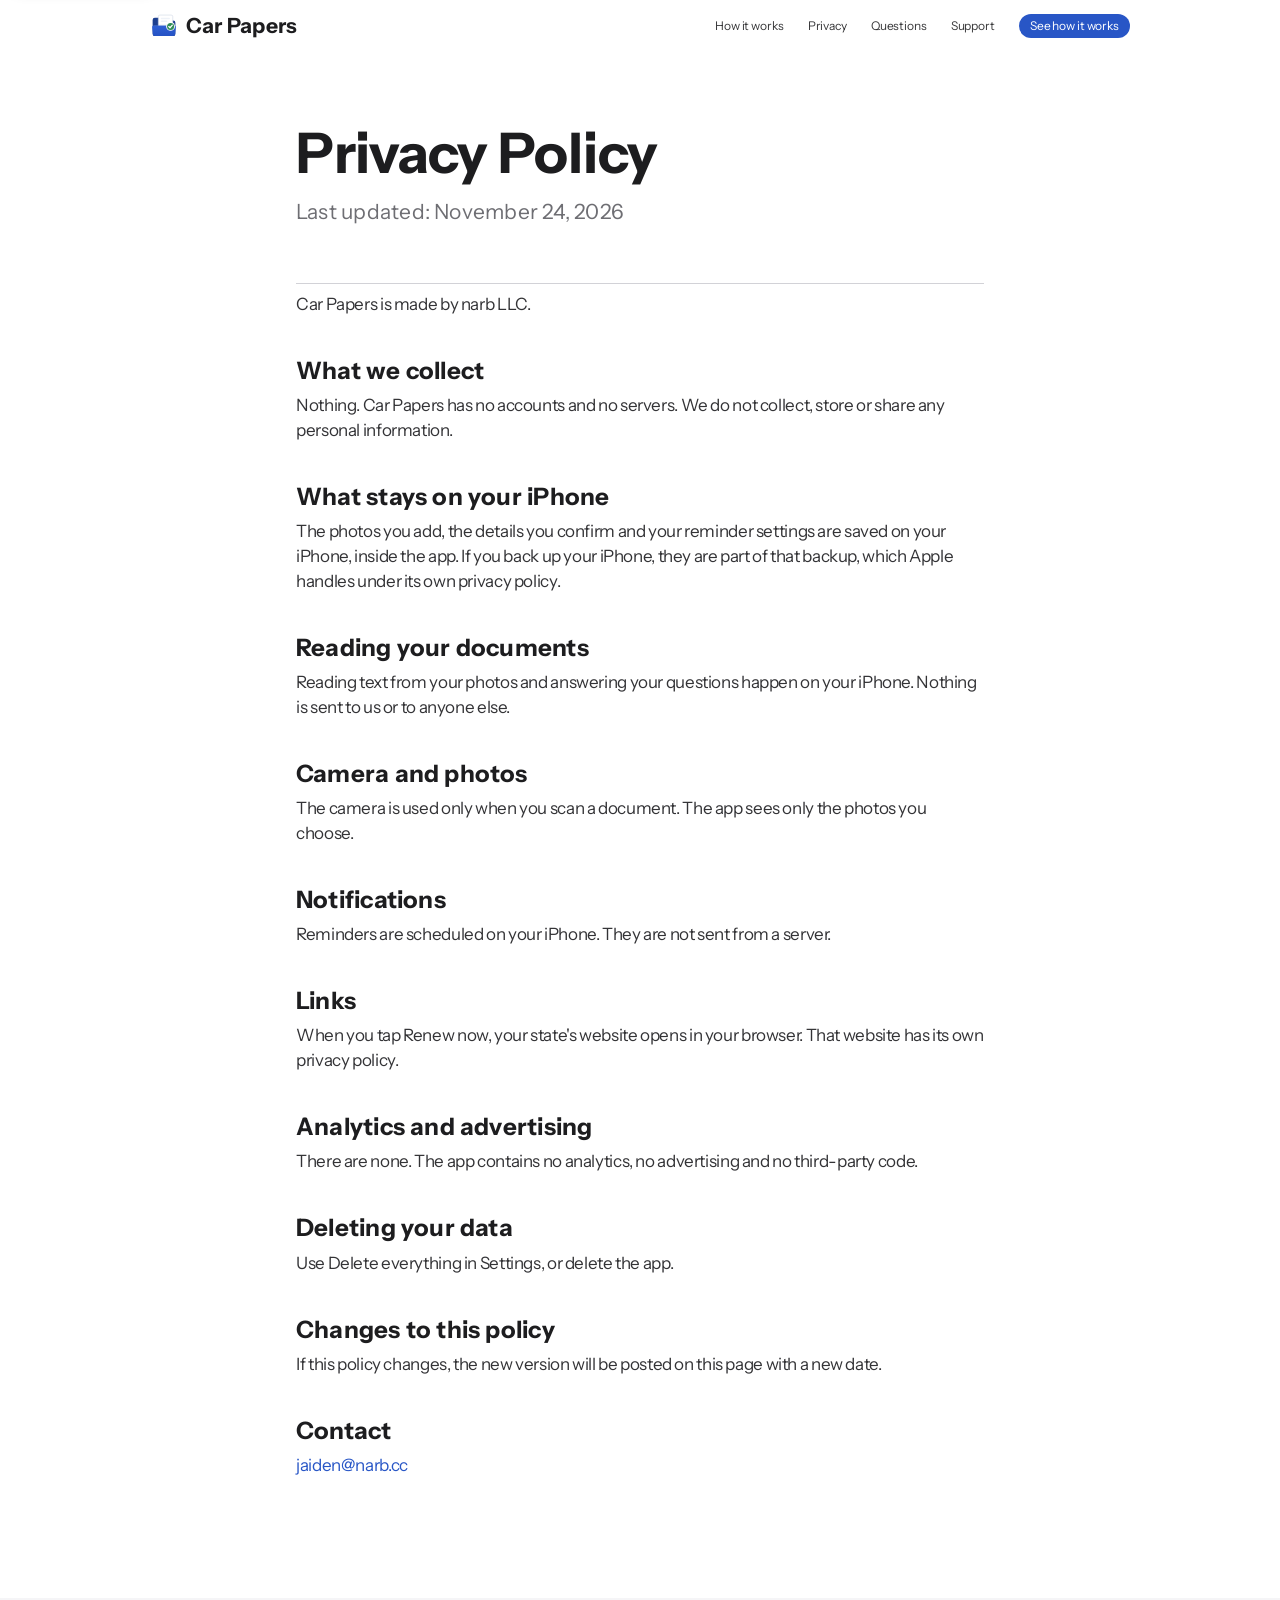
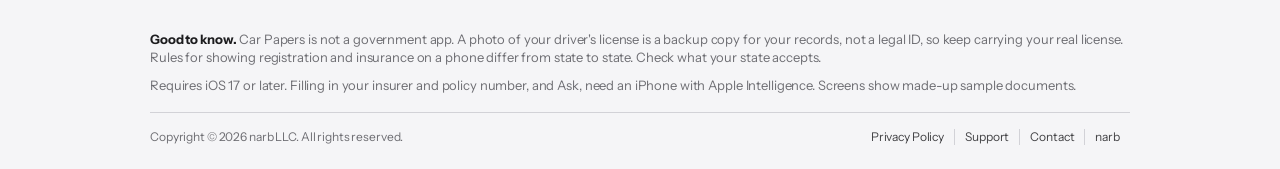
<file: privacy.html>
<!doctype html>
<html lang="en-US">
<head>
<meta charset="utf-8">
<meta name="viewport" content="width=device-width, initial-scale=1, viewport-fit=cover">
<title>Privacy policy: Car Papers</title>
<meta name="description" content="Car Papers collects nothing. Your documents stay on your iPhone.">
<link rel="canonical" href="https://carpapers.org/privacy.html">
<meta name="theme-color" content="#ffffff">
<meta name="color-scheme" content="light">
<link rel="icon" href="assets/favicon.svg" type="image/svg+xml">
<link rel="icon" href="assets/favicon-32.png" type="image/png" sizes="32x32">
<link rel="apple-touch-icon" href="assets/apple-touch-icon.png">
<link rel="stylesheet" href="apple.css">
</head>
<body>

<a class="skip" href="#main">Skip to content</a>

<svg class="sprite" aria-hidden="true" focusable="false">
  <defs>
    <linearGradient id="g-l-front" x1="0" y1="31" x2="0" y2="55" gradientUnits="userSpaceOnUse"><stop stop-color="#2F60D4"/><stop offset="1" stop-color="#2552C4"/></linearGradient>
    <linearGradient id="g-l-shade" x1="0" y1="27.5" x2="0" y2="31" gradientUnits="userSpaceOnUse"><stop stop-color="#0D1B3E" stop-opacity="0"/><stop offset="1" stop-color="#0D1B3E" stop-opacity=".12"/></linearGradient>
  </defs>
  <symbol id="logo" viewBox="0 0 64 64">
    <path d="M6 18a5 5 0 0 1 5-5h10.6c1.7 0 3 .7 4 2.1l1.6 2.3c.9 1.3 2.1 2.1 3.8 2.1H53a5 5 0 0 1 5 5V50a5 5 0 0 1-5 5H11a5 5 0 0 1-5-5Z" fill="#1D3F8F"/>
    <rect x="19" y="7" width="33" height="40" rx="3.5" fill="#fff" stroke="#C9D3E3" stroke-width="1.2"/>
    <rect x="24.5" y="13" width="21" height="3.4" rx="1.7" fill="#EEF2F8"/>
    <rect x="24.5" y="19.5" width="15" height="3.4" rx="1.7" fill="#EEF2F8"/>
    <rect x="19" y="27.5" width="33" height="3.5" fill="url(#g-l-shade)"/>
    <path d="M5.75 43 4.902 34.863A3.5 3.5 0 0 1 8.384 31h47.232a3.5 3.5 0 0 1 3.482 3.863L57.467 50.518A5 5 0 0 1 52.494 55H11.506a5 5 0 0 1-4.973-4.482Z" fill="url(#g-l-front)"/>
    <rect x="8.5" y="31" width="47" height=".5" fill="#fff" fill-opacity=".35"/>
    <circle cx="47" cy="33" r="10" fill="#fff"/>
    <circle cx="47" cy="33" r="8" fill="#2E8B57"/>
    <path d="M43 33.2 45.8 36 51 30.2" fill="none" stroke="#fff" stroke-width="2.8" stroke-linecap="round" stroke-linejoin="round"/>
  </symbol>
  <symbol id="seal" viewBox="0 0 24 24">
    <circle cx="12" cy="12" r="12" fill="#fff"/>
    <circle cx="12" cy="12" r="9.6" fill="#2E8B57"/>
    <path d="M7.4 12.3 10.6 15.5 16.6 8.8" fill="none" stroke="#fff" stroke-width="2.9" stroke-linecap="round" stroke-linejoin="round"/>
  </symbol>
  <symbol id="i-chevron" viewBox="0 0 24 24"><path d="M9.5 6 15.5 12 9.5 18" fill="none" stroke="currentColor" stroke-width="2.2" stroke-linecap="round" stroke-linejoin="round"/></symbol>
  <symbol id="i-chevron-left" viewBox="0 0 24 24"><path d="M14.5 6 8.5 12 14.5 18" fill="none" stroke="currentColor" stroke-width="2.2" stroke-linecap="round" stroke-linejoin="round"/></symbol>
  <symbol id="i-play" viewBox="0 0 24 24"><path d="M8 5.6v12.8a1 1 0 0 0 1.5.86l10.4-6.4a1 1 0 0 0 0-1.72L9.5 4.74A1 1 0 0 0 8 5.6Z" fill="currentColor"/></symbol>
  <symbol id="i-close" viewBox="0 0 24 24"><path d="M6.5 6.5 17.5 17.5M17.5 6.5 6.5 17.5" fill="none" stroke="currentColor" stroke-width="2.2" stroke-linecap="round"/></symbol>
  <symbol id="i-sparkles" viewBox="0 0 24 24"><g fill="currentColor"><path d="M10 6Q11.3 12.2 17.5 13.5 11.3 14.8 10 21 8.7 14.8 2.5 13.5 8.7 12.2 10 6Z"/><path d="M18 2.4Q18.7 5.3 21.6 6 18.7 6.7 18 9.6 17.3 6.7 14.4 6 17.3 5.3 18 2.4Z"/><path d="M19.5 15.3Q19.95 17.05 21.7 17.5 19.95 17.95 19.5 19.7 19.05 17.95 17.3 17.5 19.05 17.05 19.5 15.3Z"/></g></symbol>
  <symbol id="i-lock" viewBox="0 0 24 24"><g fill="none" stroke="currentColor" stroke-width="1.8" stroke-linecap="round" stroke-linejoin="round"><rect x="5" y="10.5" width="14" height="10" rx="2.6"/><path d="M8.5 10.5V8a3.5 3.5 0 0 1 7 0v2.5"/></g></symbol>
  <symbol id="i-phone" viewBox="0 0 24 24"><g fill="none" stroke="currentColor" stroke-width="1.8" stroke-linecap="round"><rect x="6.5" y="2.5" width="11" height="19" rx="2.8"/><path d="M10.6 5.6h2.8"/></g></symbol>
  <symbol id="i-check" viewBox="0 0 24 24"><path d="M5 12.5 9.6 17.1 19 7.5" fill="none" stroke="currentColor" stroke-width="2.2" stroke-linecap="round" stroke-linejoin="round"/></symbol>
  <symbol id="i-person" viewBox="0 0 24 24"><g fill="currentColor"><circle cx="12" cy="8.6" r="4.1"/><path d="M4.4 20.5c.8-4.1 3.8-6.6 7.6-6.6s6.8 2.5 7.6 6.6Z"/></g></symbol>
  <symbol id="i-car" viewBox="0 0 24 24"><g fill="none" stroke="currentColor" stroke-width="1.9" stroke-linecap="round" stroke-linejoin="round"><path d="M5 12.6 6.9 8a2.3 2.3 0 0 1 2.1-1.4h6a2.3 2.3 0 0 1 2.1 1.4l1.9 4.6"/><rect x="3.5" y="12.6" width="17" height="5.4" rx="1.8"/><path d="M6.4 18v1.7M17.6 18v1.7M7 15.3h1.6M15.4 15.3H17"/></g></symbol>
  <symbol id="i-plus" viewBox="0 0 24 24"><path d="M12 5v14M5 12h14" fill="none" stroke="currentColor" stroke-width="2" stroke-linecap="round"/></symbol>
</svg>

<nav class="localnav" aria-label="Car Papers">
  <div class="localnav-inner">
    <a class="localnav-title" href="./"><svg aria-hidden="true"><use href="#logo"/></svg>Car Papers</a>
    <div class="localnav-menu">
      <a class="hide-sm" href="./#how">How it works</a>
      <a class="hide-sm" href="./#privacy">Privacy</a>
      <a class="hide-sm" href="./#questions">Questions</a>
      <a class="hide-sm" href="support.html">Support</a>
      <a class="pill-small" href="./#how">See how it works</a>
    </div>
  </div>
</nav>

<main id="main" class="doc">
  <div class="doc-head">
    <h1>Privacy Policy</h1>
    <p class="meta">Last updated: November 24, 2026</p>
  </div>
  <div class="doc-body">
    <p>Car Papers is made by narb LLC.</p>
    <h2>What we collect</h2>
    <p>Nothing. Car Papers has no accounts and no servers. We do not collect, store or share any personal information.</p>
    <h2>What stays on your iPhone</h2>
    <p>The photos you add, the details you confirm and your reminder settings are saved on your iPhone, inside the app. If you back up your iPhone, they are part of that backup, which Apple handles under its own privacy policy.</p>
    <h2>Reading your documents</h2>
    <p>Reading text from your photos and answering your questions happen on your iPhone. Nothing is sent to us or to anyone else.</p>
    <h2>Camera and photos</h2>
    <p>The camera is used only when you scan a document. The app sees only the photos you choose.</p>
    <h2>Notifications</h2>
    <p>Reminders are scheduled on your iPhone. They are not sent from a server.</p>
    <h2>Links</h2>
    <p>When you tap Renew now, your state's website opens in your browser. That website has its own privacy policy.</p>
    <h2>Analytics and advertising</h2>
    <p>There are none. The app contains no analytics, no advertising and no third-party code.</p>
    <h2>Deleting your data</h2>
    <p>Use Delete everything in Settings, or delete the app.</p>
    <h2>Changes to this policy</h2>
    <p>If this policy changes, the new version will be posted on this page with a new date.</p>
    <h2>Contact</h2>
    <p><a href="mailto:jaiden@narb.cc">jaiden@narb.cc</a></p>
  </div>
</main>

<footer class="footer">
  <div class="footer-inner">
    <div class="footnotes">
      <p><b>Good to know.</b> Car Papers is not a government app. A photo of your driver's license is a backup copy for your records, not a legal ID, so keep carrying your real license. Rules for showing registration and insurance on a phone differ from state to state. Check what your state accepts.</p>
      <p>Requires iOS 17 or later. Filling in your insurer and policy number, and Ask, need an iPhone with Apple Intelligence. Screens show made-up sample documents.</p>
    </div>
    <div class="footer-bar">
      <p>Copyright © 2026 narb LLC. All rights reserved.</p>
      <nav aria-label="Footer"><a href="privacy.html">Privacy Policy</a><a href="support.html">Support</a><a href="mailto:jaiden@narb.cc">Contact</a><a href="https://narb.cc">narb</a></nav>
    </div>
  </div>
</footer>

</body>
</html>
</file>
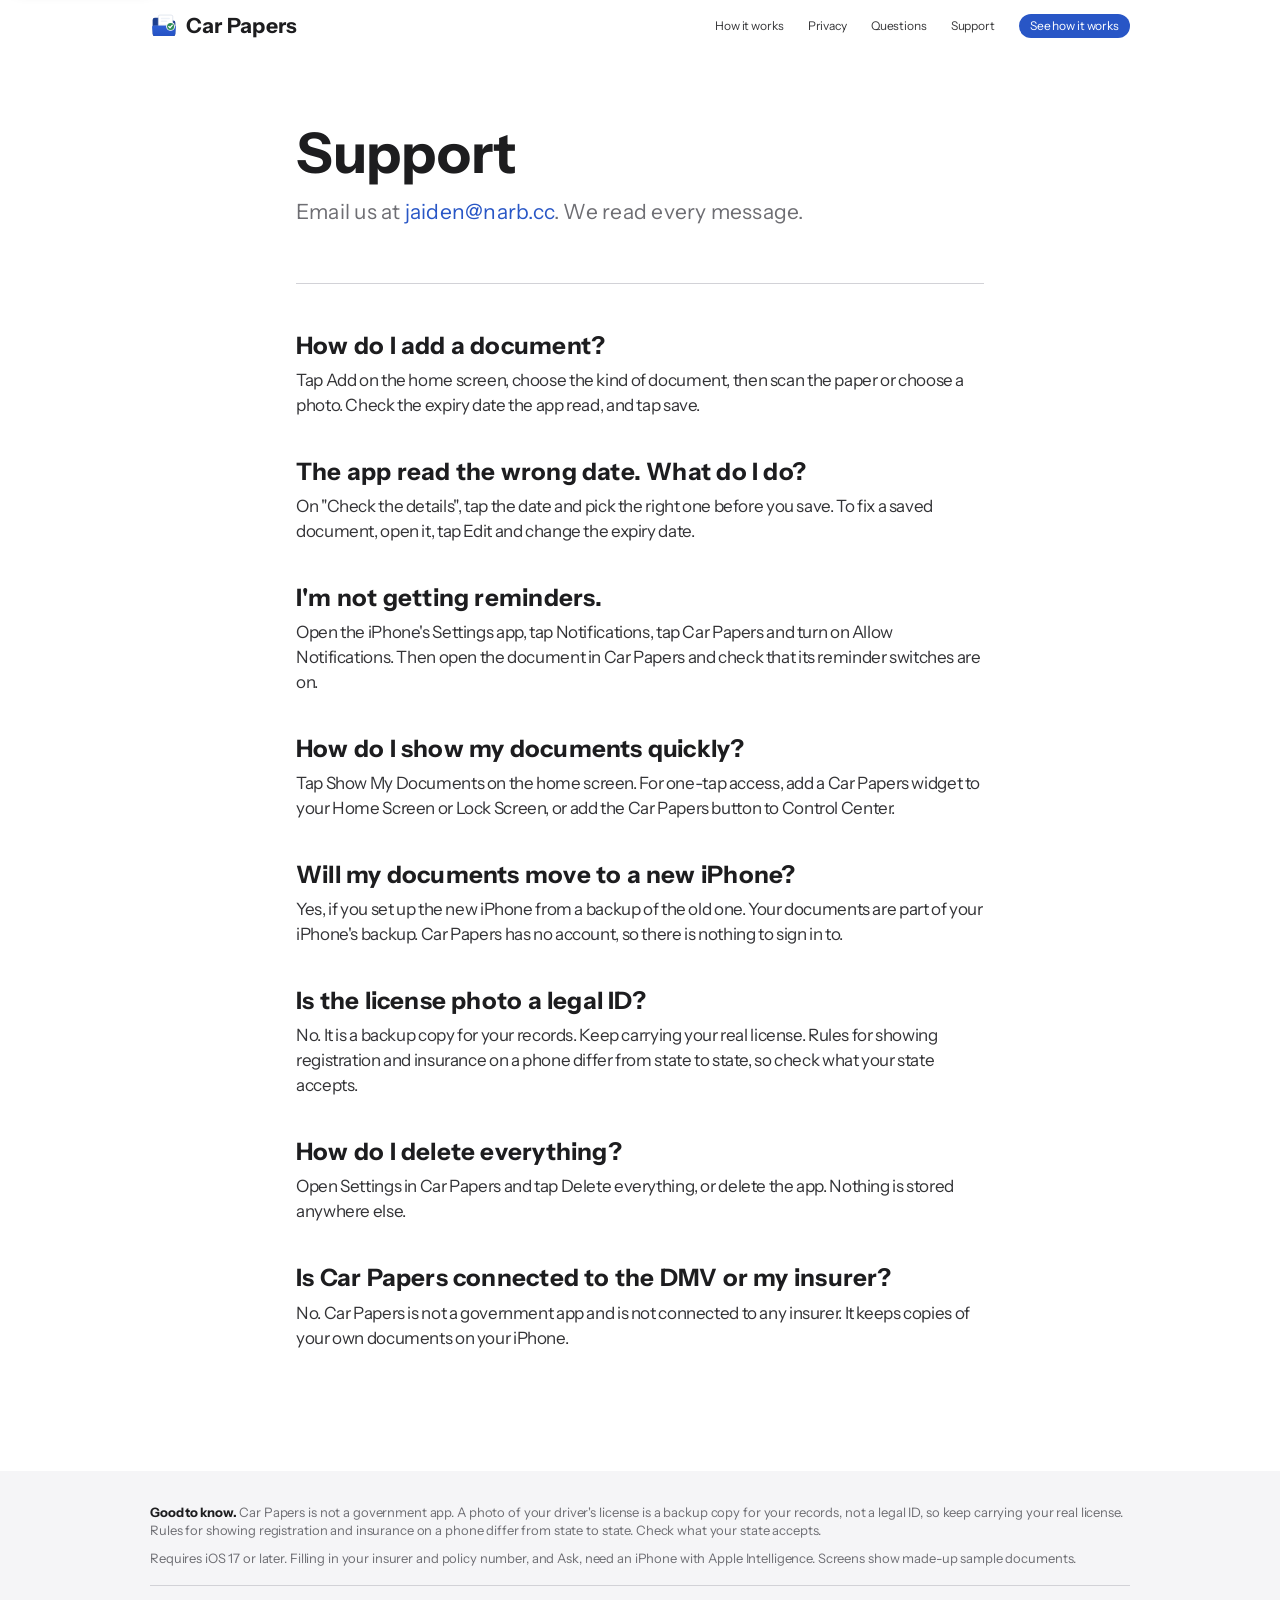
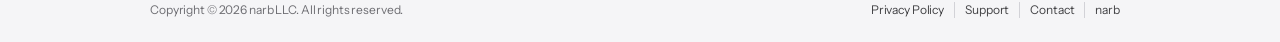
<file: support.html>
<!doctype html>
<html lang="en-US">
<head>
<meta charset="utf-8">
<meta name="viewport" content="width=device-width, initial-scale=1, viewport-fit=cover">
<title>Support: Car Papers</title>
<meta name="description" content="Help with Car Papers, and how to contact us.">
<link rel="canonical" href="https://carpapers.org/support.html">
<meta name="theme-color" content="#ffffff">
<meta name="color-scheme" content="light">
<link rel="icon" href="assets/favicon.svg" type="image/svg+xml">
<link rel="icon" href="assets/favicon-32.png" type="image/png" sizes="32x32">
<link rel="apple-touch-icon" href="assets/apple-touch-icon.png">
<link rel="stylesheet" href="apple.css">
</head>
<body>

<a class="skip" href="#main">Skip to content</a>

<svg class="sprite" aria-hidden="true" focusable="false">
  <defs>
    <linearGradient id="g-l-front" x1="0" y1="31" x2="0" y2="55" gradientUnits="userSpaceOnUse"><stop stop-color="#2F60D4"/><stop offset="1" stop-color="#2552C4"/></linearGradient>
    <linearGradient id="g-l-shade" x1="0" y1="27.5" x2="0" y2="31" gradientUnits="userSpaceOnUse"><stop stop-color="#0D1B3E" stop-opacity="0"/><stop offset="1" stop-color="#0D1B3E" stop-opacity=".12"/></linearGradient>
  </defs>
  <symbol id="logo" viewBox="0 0 64 64">
    <path d="M6 18a5 5 0 0 1 5-5h10.6c1.7 0 3 .7 4 2.1l1.6 2.3c.9 1.3 2.1 2.1 3.8 2.1H53a5 5 0 0 1 5 5V50a5 5 0 0 1-5 5H11a5 5 0 0 1-5-5Z" fill="#1D3F8F"/>
    <rect x="19" y="7" width="33" height="40" rx="3.5" fill="#fff" stroke="#C9D3E3" stroke-width="1.2"/>
    <rect x="24.5" y="13" width="21" height="3.4" rx="1.7" fill="#EEF2F8"/>
    <rect x="24.5" y="19.5" width="15" height="3.4" rx="1.7" fill="#EEF2F8"/>
    <rect x="19" y="27.5" width="33" height="3.5" fill="url(#g-l-shade)"/>
    <path d="M5.75 43 4.902 34.863A3.5 3.5 0 0 1 8.384 31h47.232a3.5 3.5 0 0 1 3.482 3.863L57.467 50.518A5 5 0 0 1 52.494 55H11.506a5 5 0 0 1-4.973-4.482Z" fill="url(#g-l-front)"/>
    <rect x="8.5" y="31" width="47" height=".5" fill="#fff" fill-opacity=".35"/>
    <circle cx="47" cy="33" r="10" fill="#fff"/>
    <circle cx="47" cy="33" r="8" fill="#2E8B57"/>
    <path d="M43 33.2 45.8 36 51 30.2" fill="none" stroke="#fff" stroke-width="2.8" stroke-linecap="round" stroke-linejoin="round"/>
  </symbol>
  <symbol id="seal" viewBox="0 0 24 24">
    <circle cx="12" cy="12" r="12" fill="#fff"/>
    <circle cx="12" cy="12" r="9.6" fill="#2E8B57"/>
    <path d="M7.4 12.3 10.6 15.5 16.6 8.8" fill="none" stroke="#fff" stroke-width="2.9" stroke-linecap="round" stroke-linejoin="round"/>
  </symbol>
  <symbol id="i-chevron" viewBox="0 0 24 24"><path d="M9.5 6 15.5 12 9.5 18" fill="none" stroke="currentColor" stroke-width="2.2" stroke-linecap="round" stroke-linejoin="round"/></symbol>
  <symbol id="i-chevron-left" viewBox="0 0 24 24"><path d="M14.5 6 8.5 12 14.5 18" fill="none" stroke="currentColor" stroke-width="2.2" stroke-linecap="round" stroke-linejoin="round"/></symbol>
  <symbol id="i-play" viewBox="0 0 24 24"><path d="M8 5.6v12.8a1 1 0 0 0 1.5.86l10.4-6.4a1 1 0 0 0 0-1.72L9.5 4.74A1 1 0 0 0 8 5.6Z" fill="currentColor"/></symbol>
  <symbol id="i-close" viewBox="0 0 24 24"><path d="M6.5 6.5 17.5 17.5M17.5 6.5 6.5 17.5" fill="none" stroke="currentColor" stroke-width="2.2" stroke-linecap="round"/></symbol>
  <symbol id="i-sparkles" viewBox="0 0 24 24"><g fill="currentColor"><path d="M10 6Q11.3 12.2 17.5 13.5 11.3 14.8 10 21 8.7 14.8 2.5 13.5 8.7 12.2 10 6Z"/><path d="M18 2.4Q18.7 5.3 21.6 6 18.7 6.7 18 9.6 17.3 6.7 14.4 6 17.3 5.3 18 2.4Z"/><path d="M19.5 15.3Q19.95 17.05 21.7 17.5 19.95 17.95 19.5 19.7 19.05 17.95 17.3 17.5 19.05 17.05 19.5 15.3Z"/></g></symbol>
  <symbol id="i-lock" viewBox="0 0 24 24"><g fill="none" stroke="currentColor" stroke-width="1.8" stroke-linecap="round" stroke-linejoin="round"><rect x="5" y="10.5" width="14" height="10" rx="2.6"/><path d="M8.5 10.5V8a3.5 3.5 0 0 1 7 0v2.5"/></g></symbol>
  <symbol id="i-phone" viewBox="0 0 24 24"><g fill="none" stroke="currentColor" stroke-width="1.8" stroke-linecap="round"><rect x="6.5" y="2.5" width="11" height="19" rx="2.8"/><path d="M10.6 5.6h2.8"/></g></symbol>
  <symbol id="i-check" viewBox="0 0 24 24"><path d="M5 12.5 9.6 17.1 19 7.5" fill="none" stroke="currentColor" stroke-width="2.2" stroke-linecap="round" stroke-linejoin="round"/></symbol>
  <symbol id="i-person" viewBox="0 0 24 24"><g fill="currentColor"><circle cx="12" cy="8.6" r="4.1"/><path d="M4.4 20.5c.8-4.1 3.8-6.6 7.6-6.6s6.8 2.5 7.6 6.6Z"/></g></symbol>
  <symbol id="i-car" viewBox="0 0 24 24"><g fill="none" stroke="currentColor" stroke-width="1.9" stroke-linecap="round" stroke-linejoin="round"><path d="M5 12.6 6.9 8a2.3 2.3 0 0 1 2.1-1.4h6a2.3 2.3 0 0 1 2.1 1.4l1.9 4.6"/><rect x="3.5" y="12.6" width="17" height="5.4" rx="1.8"/><path d="M6.4 18v1.7M17.6 18v1.7M7 15.3h1.6M15.4 15.3H17"/></g></symbol>
  <symbol id="i-plus" viewBox="0 0 24 24"><path d="M12 5v14M5 12h14" fill="none" stroke="currentColor" stroke-width="2" stroke-linecap="round"/></symbol>
</svg>

<nav class="localnav" aria-label="Car Papers">
  <div class="localnav-inner">
    <a class="localnav-title" href="./"><svg aria-hidden="true"><use href="#logo"/></svg>Car Papers</a>
    <div class="localnav-menu">
      <a class="hide-sm" href="./#how">How it works</a>
      <a class="hide-sm" href="./#privacy">Privacy</a>
      <a class="hide-sm" href="./#questions">Questions</a>
      <a class="hide-sm" href="support.html" aria-current="page">Support</a>
      <a class="pill-small" href="./#how">See how it works</a>
    </div>
  </div>
</nav>

<main id="main" class="doc">
  <div class="doc-head">
    <h1>Support</h1>
    <p class="meta">Email us at <a href="mailto:jaiden@narb.cc">jaiden@narb.cc</a>. We read every message.</p>
  </div>
  <div class="doc-body">
    <h2>How do I add a document?</h2>
    <p>Tap Add on the home screen, choose the kind of document, then scan the paper or choose a photo. Check the expiry date the app read, and tap save.</p>
    <h2>The app read the wrong date. What do I do?</h2>
    <p>On "Check the details", tap the date and pick the right one before you save. To fix a saved document, open it, tap Edit and change the expiry date.</p>
    <h2>I'm not getting reminders.</h2>
    <p>Open the iPhone's Settings app, tap Notifications, tap Car Papers and turn on Allow Notifications. Then open the document in Car Papers and check that its reminder switches are on.</p>
    <h2>How do I show my documents quickly?</h2>
    <p>Tap Show My Documents on the home screen. For one-tap access, add a Car Papers widget to your Home Screen or Lock Screen, or add the Car Papers button to Control Center.</p>
    <h2>Will my documents move to a new iPhone?</h2>
    <p>Yes, if you set up the new iPhone from a backup of the old one. Your documents are part of your iPhone's backup. Car Papers has no account, so there is nothing to sign in to.</p>
    <h2>Is the license photo a legal ID?</h2>
    <p>No. It is a backup copy for your records. Keep carrying your real license. Rules for showing registration and insurance on a phone differ from state to state, so check what your state accepts.</p>
    <h2>How do I delete everything?</h2>
    <p>Open Settings in Car Papers and tap Delete everything, or delete the app. Nothing is stored anywhere else.</p>
    <h2>Is Car Papers connected to the DMV or my insurer?</h2>
    <p>No. Car Papers is not a government app and is not connected to any insurer. It keeps copies of your own documents on your iPhone.</p>
  </div>
</main>

<footer class="footer">
  <div class="footer-inner">
    <div class="footnotes">
      <p><b>Good to know.</b> Car Papers is not a government app. A photo of your driver's license is a backup copy for your records, not a legal ID, so keep carrying your real license. Rules for showing registration and insurance on a phone differ from state to state. Check what your state accepts.</p>
      <p>Requires iOS 17 or later. Filling in your insurer and policy number, and Ask, need an iPhone with Apple Intelligence. Screens show made-up sample documents.</p>
    </div>
    <div class="footer-bar">
      <p>Copyright © 2026 narb LLC. All rights reserved.</p>
      <nav aria-label="Footer"><a href="privacy.html">Privacy Policy</a><a href="support.html">Support</a><a href="mailto:jaiden@narb.cc">Contact</a><a href="https://narb.cc">narb</a></nav>
    </div>
  </div>
</footer>

</body>
</html>
</file>
<file: apple.css>
/* Car Papers website, Apple-style version.
   Apple's product-page conventions (system font, white and #f5f5f7 sections, one black section,
   centered headlines, a frosted local nav, pill buttons, footnotes) with Car Papers' own colours and logo.
   No Apple logos, artwork or slogans. Instrument Sans (OFL, self-hosted) is the fallback where the
   system font isn't SF Pro. No outside requests. */

@font-face { font-family: "Instrument Sans"; src: url("assets/fonts/InstrumentSans-Regular.woff") format("woff"); font-weight: 400; font-display: swap; }
@font-face { font-family: "Instrument Sans"; src: url("assets/fonts/InstrumentSans-Bold.woff") format("woff"); font-weight: 600 800; font-display: swap; }

:root {
  --text: #1d1d1f;
  --text-2: #6e6e73;
  --text-3: #86868b;
  --bg: #fff;
  --bg-2: #f5f5f7;
  --line: #d2d2d7;
  --blue: #2856c6;
  --blue-hover: #2f60d4;
  --link: #2856c6;
  --link-dark: #7aa2ff;
  --green: #2e8b57;
  --navy: #1d3f8f;
  --font: -apple-system, BlinkMacSystemFont, "SF Pro Text", "SF Pro Display", "Instrument Sans", "Segoe UI", Roboto, "Helvetica Neue", Arial, sans-serif;
  --edge: max(22px, calc((100vw - 980px) / 2));
  --ease: cubic-bezier(.16, 1, .3, 1);
}

*, *::before, *::after { box-sizing: border-box; }
html { -webkit-text-size-adjust: 100%; text-size-adjust: 100%; scroll-behavior: smooth; scroll-padding-top: 52px; color-scheme: light; }
body {
  margin: 0; background: var(--bg); color: var(--text); font-family: var(--font);
  font-size: 17px; line-height: 1.47059; font-weight: 400; letter-spacing: -.022em;
  -webkit-font-smoothing: antialiased; -moz-osx-font-smoothing: grayscale; overflow-x: hidden;
}
img, video, svg { display: block; max-width: 100%; }
p, h1, h2, h3, figure, ul, ol { margin: 0; }
ul, ol { padding: 0; list-style: none; }
a { color: inherit; }
b { font-weight: 600; }
::selection { background: #cfdcf8; }
:focus-visible { outline: 2px solid #0071e3; outline-offset: 3px; border-radius: 4px; }
.sprite { position: absolute; width: 0; height: 0; overflow: hidden; }
.skip { position: absolute; left: 12px; top: -60px; z-index: 300; padding: 10px 16px; border-radius: 10px; background: #fff; color: var(--text); text-decoration: none; box-shadow: 0 4px 16px rgba(0, 0, 0, .2); }
.skip:focus { top: 60px; }

/* ---------- Type ---------- */

.eyebrow { font-size: 21px; line-height: 1.19; font-weight: 600; letter-spacing: .011em; }
.gradient-text { background: linear-gradient(90deg, #2f60d4, #3a7bd5 45%, #2e8b57); -webkit-background-clip: text; background-clip: text; color: transparent; }
.headline { font-size: 56px; line-height: 1.07; font-weight: 600; letter-spacing: -.005em; text-wrap: balance; }
.headline .soft { color: var(--text-3); }

.button {
  display: inline-flex; align-items: center; gap: 8px; padding: 12px 22px; border: 0; border-radius: 980px;
  background: var(--blue); color: #fff; font: inherit; font-size: 17px; text-decoration: none; cursor: pointer;
  transition: background-color .2s;
}
.button:hover { background: var(--blue-hover); }
.button svg { width: 15px; height: 15px; }
.more-link { display: inline-flex; align-items: center; gap: 1px; color: var(--link); font-size: 17px; text-decoration: none; }
.more-link svg { width: 15px; height: 15px; margin-top: 1px; transition: transform .2s; }
.more-link:hover { text-decoration: underline; }
.more-link:hover svg { transform: translateX(2px); }
.more-link.on-dark { color: var(--link-dark); }
.ctas { display: flex; flex-wrap: wrap; align-items: center; justify-content: center; gap: 16px 36px; margin-top: 34px; }

/* ---------- Local nav ---------- */

.localnav {
  position: sticky; top: 0; z-index: 100; height: 52px;
  background: rgba(255, 255, 255, .72); -webkit-backdrop-filter: saturate(180%) blur(20px); backdrop-filter: saturate(180%) blur(20px);
}
.localnav::after { content: ""; position: absolute; left: 0; right: 0; bottom: 0; height: 1px; background: rgba(0, 0, 0, .16); opacity: 0; transition: opacity .3s; }
.localnav.stuck::after { opacity: 1; }
.localnav-inner { display: flex; align-items: center; justify-content: space-between; height: 100%; max-width: 1024px; margin: 0 auto; padding: 0 max(22px, env(safe-area-inset-right)) 0 max(22px, env(safe-area-inset-left)); }
.localnav-title { display: inline-flex; align-items: center; gap: 8px; font-size: 21px; font-weight: 600; letter-spacing: .011em; text-decoration: none; }
.localnav-title svg { width: 28px; height: 28px; }
.localnav-menu { display: flex; align-items: center; gap: 24px; font-size: 12px; letter-spacing: -.01em; }
.localnav-menu a:not(.pill-small) { color: var(--text); opacity: .88; text-decoration: none; }
.localnav-menu a:not(.pill-small):hover { color: var(--link); opacity: 1; }
.pill-small { padding: 4px 11px; border-radius: 980px; background: var(--blue); color: #fff; font-size: 12px; line-height: 1.33; text-decoration: none; }
.pill-small:hover { background: var(--blue-hover); }
.nav-sentinel { display: block; height: 1px; margin-top: -1px; }

/* ---------- Phone frame ---------- */

.phone {
  --w: 280px;
  position: relative; flex: none; width: var(--w); margin: 0;
  padding: calc(var(--w) * .028);
  border-radius: calc(var(--w) * .158);
  background: linear-gradient(145deg, #5b6170 0%, #23272f 14%, #0c0e12 55%, #2b3039 100%);
  box-shadow:
    inset 0 0 0 1px rgba(255, 255, 255, .18),
    inset 0 0 0 calc(var(--w) * .011) #05060a,
    0 calc(var(--w) * .12) calc(var(--w) * .2) calc(var(--w) * -.08) rgba(0, 0, 0, .35);
}
.phone img { width: 100%; height: auto; aspect-ratio: 1320 / 2868; object-fit: cover; border-radius: calc(var(--w) * .13); background: #f4f6fa; }
.phone::before { content: ""; position: absolute; z-index: 2; left: 50%; top: calc(var(--w) * .054); width: calc(var(--w) * .285); height: calc(var(--w) * .083); transform: translateX(-50%); border-radius: 999px; background: #000; }

/* ---------- Hero ---------- */

.hero { padding: 64px 0 88px; text-align: center; overflow: hidden; overflow: clip; }
.hero-copy { padding: 0 22px; }
.hero-icon { width: 96px; height: 96px; margin: 0 auto 22px; border-radius: 22.37%; box-shadow: 0 0 0 .5px rgba(0, 0, 0, .08), 0 14px 30px -10px rgba(14, 23, 48, .45); }
.hero-title { margin-top: 6px; font-size: 96px; line-height: 1.04; font-weight: 700; letter-spacing: -.015em; }
.hero-tagline { margin-top: 10px; font-size: 32px; line-height: 1.125; font-weight: 600; letter-spacing: .004em; color: var(--text); text-wrap: balance; }
.lineup { --wc: clamp(220px, 26vw, 330px); position: relative; display: flex; align-items: flex-end; justify-content: center; margin-top: 64px; padding: 0 22px; }
.lineup .phone { box-shadow: inset 0 0 0 1px rgba(255, 255, 255, .18), inset 0 0 0 calc(var(--w) * .011) #05060a, 0 40px 70px -30px rgba(0, 0, 0, .45); }
.lineup-center { --w: var(--wc); z-index: 2; }
.lineup-side { --w: calc(var(--wc) * .84); z-index: 1; margin-bottom: calc(var(--wc) * .06); }
.lineup-left { margin-right: calc(var(--wc) * -.1); translate: calc(var(--p, 0) * -36px) 0; }
.lineup-right { margin-left: calc(var(--wc) * -.1); translate: calc(var(--p, 0) * 36px) 0; }
.hero-note { margin-top: 44px; font-size: 17px; color: var(--text-2); }

/* ---------- Intro ---------- */


/* ---------- Highlights ---------- */

.highlights { padding: 120px 0; background: var(--bg-2); }
.section-head { max-width: 980px; margin: 0 auto; padding: 0 22px; text-align: center; }
.gallery {
  position: relative; display: flex; gap: 20px; margin-top: 48px; padding: 8px var(--edge) 24px;
  overflow-x: auto; overscroll-behavior-x: contain; scroll-snap-type: x mandatory; scroll-padding-inline: var(--edge);
  scrollbar-width: none;
}
.gallery::-webkit-scrollbar { display: none; }
.tile-shot { flex: none; width: clamp(260px, 27vw, 360px); aspect-ratio: 744 / 1262; scroll-snap-align: start; border-radius: 28px; overflow: hidden; background: #0e1730; }
.tile-shot img { width: 100%; height: 100%; object-fit: cover; }
.gallery-controls { position: relative; display: flex; align-items: center; justify-content: center; max-width: 1024px; margin: 12px auto 0; padding: 0 22px; min-height: 44px; }
.dots { display: flex; align-items: center; gap: 10px; padding: 14px 20px; border-radius: 999px; background: rgba(210, 210, 215, .55); }
.dot { width: 8px; height: 8px; padding: 0; border: 0; border-radius: 4px; background: rgba(0, 0, 0, .38); cursor: pointer; transition: width .35s var(--ease), background-color .2s; }
.dot.on { width: 26px; background: var(--text); }
.arrows { position: absolute; right: 22px; display: flex; gap: 12px; }
.round-button { display: grid; place-items: center; width: 36px; height: 36px; padding: 0; border: 0; border-radius: 50%; background: rgba(210, 210, 215, .64); color: rgba(0, 0, 0, .56); cursor: pointer; transition: background-color .2s, opacity .2s; }
.round-button:hover { background: rgba(223, 223, 227, .9); }
.round-button:disabled { opacity: .4; cursor: default; }
.round-button svg { width: 20px; height: 20px; }

/* ---------- How it works ---------- */

.how { padding: 120px 0 40px; }
.how-grid { display: grid; grid-template-columns: minmax(0, 1fr) minmax(0, 1fr); column-gap: 48px; max-width: 1068px; margin: 24px auto 0; padding: 0 22px; }
.how-stage { position: sticky; top: 52px; display: flex; align-items: center; justify-content: center; height: calc(100vh - 52px); }
.stage-phone { --w: min(300px, calc((100vh - 150px) / 2.25)); }
.stage-screens { position: relative; }
.stage-screens img { transition: opacity .7s var(--ease), transform .9s var(--ease); }
.stage-screens img + img { position: absolute; inset: 0; }
.js .stage-screens img { opacity: 0; transform: scale(.97); }
.js .stage-screens img.on { opacity: 1; transform: none; }
.step { display: flex; flex-direction: column; justify-content: center; min-height: calc(100vh - 52px); padding: 40px 0; transition: opacity .5s; }
.js .step { opacity: .28; }
.js .step.is-active { opacity: 1; }
.step-num { font-size: 17px; font-weight: 600; color: var(--blue); }
.step h3 { margin-top: 8px; font-size: 48px; line-height: 1.08; font-weight: 700; letter-spacing: -.003em; text-wrap: balance; }
.step > p:not(.step-num) { margin-top: 18px; max-width: 24em; font-size: 21px; line-height: 1.38; letter-spacing: .011em; color: var(--text-2); }
.step-phone { display: none; }

/* ---------- Privacy ---------- */

.privacy { padding: 160px 0 140px; background: #000; color: #f5f5f7; overflow: hidden; overflow: clip; }
.privacy-inner { max-width: 980px; margin: 0 auto; padding: 0 22px; text-align: center; }
.lock-badge {
  display: grid; place-items: center; width: 104px; height: 104px; margin: 0 auto 48px; border-radius: 28px; color: #fff;
  background: linear-gradient(160deg, #6f97f2 0%, #2f60d4 45%, #1d3f8f 100%);
  box-shadow: 0 0 0 1px rgba(255, 255, 255, .12) inset, 0 20px 80px rgba(58, 99, 201, .55);
  scale: calc(.82 + var(--p, .6) * .3);
}
.lock-badge svg { width: 52px; height: 52px; }
.lit { max-width: 900px; margin: 0 auto; font-size: 56px; line-height: 1.1; font-weight: 700; letter-spacing: -.005em; text-wrap: balance; }
.lit .w { transition: color .35s; }
.js .lit .w { color: #3a3a3c; }
.js .lit .w.on { color: #f5f5f7; }
.privacy-grid { display: grid; grid-template-columns: auto minmax(0, 1fr); align-items: center; gap: 80px; margin-top: 120px; text-align: left; }
.privacy-phone { --w: 290px; -webkit-mask-image: linear-gradient(180deg, #000 52%, transparent 88%); mask-image: linear-gradient(180deg, #000 52%, transparent 88%); }
.privacy-phone.phone { box-shadow: inset 0 0 0 1px rgba(255, 255, 255, .22), inset 0 0 0 calc(var(--w) * .011) #05060a, 0 0 90px rgba(58, 99, 201, .35); }
.points { display: grid; grid-template-columns: repeat(2, minmax(0, 1fr)); gap: 52px 40px; }
.points svg { width: 36px; height: 36px; color: var(--link-dark); }
.points h3 { margin-top: 14px; font-size: 21px; line-height: 1.24; font-weight: 600; letter-spacing: .011em; }
.points p { margin-top: 6px; color: #a1a1a6; }
.privacy-link { margin-top: 80px; }

/* ---------- Even more ---------- */

.more { padding: 120px 0; background: var(--bg-2); }
.bento { display: grid; grid-template-columns: repeat(3, minmax(0, 1fr)); gap: 20px; max-width: 1068px; margin: 48px auto 0; padding: 0 22px; }
.tile { position: relative; display: flex; flex-direction: column; min-height: 500px; padding: 40px 36px 0; border-radius: 28px; background: #fff; overflow: hidden; }
.tile-eyebrow { display: inline-flex; align-items: center; gap: 6px; font-size: 17px; font-weight: 600; color: var(--text-2); }
.tile-eyebrow svg { width: 18px; height: 18px; color: var(--blue); }
.tile h3 { margin-top: 8px; font-size: 32px; line-height: 1.125; font-weight: 700; letter-spacing: .004em; text-wrap: balance; }
.tile-copy p:not(.tile-eyebrow) { margin-top: 12px; color: var(--text-2); }
.tile-dark { background: #000; color: #f5f5f7; }
.tile-dark .tile-eyebrow, .tile-dark .tile-copy p:not(.tile-eyebrow) { color: #a1a1a6; }
.tile-dark .tile-eyebrow svg { color: var(--link-dark); }
.tile-ask { grid-column: span 2; flex-direction: row; gap: 40px; padding-right: 0; }
.tile-ask .tile-copy { flex: 1; align-self: center; padding-bottom: 40px; }
.tile-ask .tile-phone { --w: 256px; align-self: flex-end; margin: 0 56px calc(var(--w) * -.95) 0; }
.tile-widgets .tile-phone { --w: 236px; margin: 32px auto calc(var(--w) * -.62); }
.tile-phone.phone { box-shadow: inset 0 0 0 1px rgba(255, 255, 255, .18), inset 0 0 0 calc(var(--w) * .011) #05060a, 0 30px 60px -20px rgba(0, 0, 0, .35); }
.tile-art { display: grid; justify-items: center; margin-top: auto; padding: 40px 0 44px; }

.licstack { position: relative; width: 252px; height: 207px; filter: drop-shadow(0 8px 12px rgba(20, 33, 61, .16)); }
.lic { position: absolute; transition: transform 1s var(--ease); }
.lic-old2 { left: 18px; top: 0; width: 216px; height: 136px; border-radius: 14px; background: #c4cfe2; }
.lic-old1 { left: 9px; top: 22px; width: 234px; height: 148px; border-radius: 15px; background: #dde5f2; }
.lic-front { left: 0; top: 48px; width: 252px; height: 159px; border-radius: 16px; background: #fff; overflow: hidden; }
.lic-band { display: flex; align-items: center; justify-content: space-between; height: 36px; padding: 0 16px; background: var(--navy); color: #fff; font-size: 13px; font-weight: 700; letter-spacing: 1px; text-transform: uppercase; }
.lic-band i { width: 14px; height: 14px; border: 2px solid rgba(255, 255, 255, .7); border-radius: 50%; }
.lic-body { display: flex; gap: 14px; padding: 14px 16px; }
.lic-photo { display: grid; place-items: end center; width: 68px; height: 94px; flex: none; border-radius: 8px; background: #e3e9f3; color: #7b88a0; overflow: hidden; }
.lic-photo svg { width: 62px; height: 62px; margin-bottom: -6px; }
.lic-lines { flex: 1; display: flex; flex-direction: column; align-items: flex-start; }
.lic-lines i { display: block; height: 7px; border-radius: 4px; background: #dce3ee; }
.lic-lines i:nth-child(1) { width: 84%; height: 10px; margin-top: 4px; background: #c5cfdf; }
.lic-lines i:nth-child(2) { width: 60%; margin-top: 10px; }
.lic-lines i:nth-child(3) { width: 72%; margin-top: 8px; }
.lic-lines .pill { margin-top: auto; padding: 4px 10px; border-radius: 999px; background: #e2f3e7; color: #1a6638; font-size: 13px; font-weight: 600; }
.tile-license.in .lic-old2 { transform: translate(-22px, -6px) rotate(-8deg); transition-delay: .5s; }
.tile-license.in .lic-old1 { transform: translate(18px, -2px) rotate(6deg); transition-delay: .6s; }

.carlist { width: 100%; max-width: 300px; padding: 6px; border-radius: 20px; background: var(--bg-2); }
.carrow { display: flex; align-items: center; gap: 12px; height: 60px; padding: 0 12px; border-radius: 14px; }
.carrow.is-on { background: #fff; box-shadow: 0 1px 2px rgba(0, 0, 0, .06), 0 4px 12px rgba(0, 0, 0, .06); }
.car-ico { display: grid; place-items: center; width: 36px; height: 36px; flex: none; border-radius: 11px; background: #e9effb; color: var(--blue); }
.car-ico svg { width: 20px; height: 20px; }
.carname { display: grid; font-size: 15px; font-weight: 600; line-height: 1.25; letter-spacing: -.01em; }
.carname small { font-size: 13px; font-weight: 400; color: var(--text-2); }
.car-tick { width: 20px; height: 20px; margin-left: auto; color: var(--blue); }
.car-add .carname { color: var(--blue); }

.wave { display: flex; align-items: center; gap: 5px; height: 56px; }
.wave i { display: block; width: 6px; height: 100%; border-radius: 3px; background: linear-gradient(180deg, #6f97f2, var(--blue)); transform: scaleY(.4); }
.wave i:nth-child(2n) { transform: scaleY(.75); }
.wave i:nth-child(3n) { transform: scaleY(1); }
.siri-quote { margin-top: 20px; max-width: 16em; text-align: center; font-size: 19px; line-height: 1.3; font-weight: 600; letter-spacing: .012em; }


/* ---------- Text pages (privacy policy, support) ---------- */

.doc { max-width: 732px; margin: 0 auto; padding: 72px 22px 120px; }
.doc-head h1 { font-size: 56px; line-height: 1.07; font-weight: 600; letter-spacing: -.005em; }
.doc-head .meta { margin-top: 14px; font-size: 21px; line-height: 1.38; letter-spacing: .011em; color: var(--text-2); }
.doc-head .meta a { color: var(--link); text-decoration: none; }
.doc-head .meta a:hover { text-decoration: underline; }
.doc-body { margin-top: 56px; padding-top: 8px; border-top: 1px solid var(--line); }
.doc-body h2 { margin: 40px 0 8px; font-size: 24px; line-height: 1.17; font-weight: 600; letter-spacing: .009em; }
.doc-body p { color: #333336; }
.doc-body p + p { margin-top: 12px; }
.doc-body a { color: var(--link); text-decoration: none; }
.doc-body a:hover { text-decoration: underline; }

/* ---------- Free ---------- */

.free { padding: 160px 22px; text-align: center; }
.free-title {
  font-size: 260px; line-height: .9; font-weight: 800; letter-spacing: -.045em;
  background: linear-gradient(100deg, #1d3f8f 0%, #2f60d4 30%, #5b86ee 50%, #2e8b57 72%, #2f60d4 100%);
  background-size: 220% 100%; background-position: calc(100% - var(--p, .5) * 100%) 0;
  -webkit-background-clip: text; background-clip: text; color: transparent;
}
.free-sub { margin-top: 28px; font-size: 28px; line-height: 1.14; font-weight: 600; letter-spacing: .007em; }
.free-list { display: flex; flex-wrap: wrap; justify-content: center; gap: 28px 56px; margin-top: 64px; }
.free-list li { display: flex; flex-direction: column; align-items: center; gap: 12px; font-size: 17px; font-weight: 600; }
.free-list svg { width: 44px; height: 44px; }
.free-ctas { flex-direction: column; gap: 18px; margin-top: 72px; }
.soon { color: var(--text-2); }

/* ---------- Questions ---------- */

.questions { padding: 120px 0 140px; border-top: 1px solid var(--bg-2); }
.faq { max-width: 820px; margin: 48px auto 0; padding: 0 22px; }
.faq details { border-bottom: 1px solid var(--line); }
.faq details:first-child { border-top: 1px solid var(--line); }
.faq summary { display: flex; align-items: center; justify-content: space-between; gap: 24px; padding: 24px 0; font-size: 21px; line-height: 1.24; font-weight: 600; letter-spacing: .011em; list-style: none; cursor: pointer; }
.faq summary::-webkit-details-marker { display: none; }
.faq summary:hover { color: var(--link); }
.pm { position: relative; flex: none; width: 24px; height: 24px; }
.pm::before, .pm::after { content: ""; position: absolute; left: 4px; right: 4px; top: 11px; height: 2px; border-radius: 1px; background: currentColor; transition: transform .35s var(--ease); }
.pm::after { transform: rotate(90deg); }
.faq details[open] .pm::after { transform: rotate(0); }
.faq details p { padding: 0 48px 28px 0; color: var(--text-2); }
.faq details[open] p { animation: answer .5s var(--ease); }
@keyframes answer { from { opacity: 0; transform: translateY(-6px); } }
.questions-more { margin-top: 40px; padding: 0 22px; text-align: center; color: var(--text-2); }
.questions-more a { color: var(--link); text-decoration: none; }
.questions-more a:hover { text-decoration: underline; }

/* ---------- Footer ---------- */

.footer { background: var(--bg-2); color: var(--text-2); font-size: 12px; line-height: 1.33337; letter-spacing: -.01em; }
.footer-inner { max-width: 1024px; margin: 0 auto; padding: 32px 22px 24px; }
.footnotes { padding-bottom: 18px; border-bottom: 1px solid var(--line); font-size: 13px; line-height: 1.4; }
.footnotes p + p { margin-top: 10px; }
.footnotes b { color: var(--text); }
.footer-bar { display: flex; flex-wrap: wrap; justify-content: space-between; gap: 8px 24px; padding-top: 16px; }
.footer-bar nav { display: flex; flex-wrap: wrap; }
.footer-bar nav a { padding: 0 10px; border-left: 1px solid var(--line); color: #424245; text-decoration: none; }
.footer-bar nav a:first-child { padding-left: 0; border-left: 0; }
.footer-bar nav a:hover { text-decoration: underline; }

/* ---------- Film ---------- */

dialog.film { width: 100vw; height: 100vh; max-width: none; max-height: none; margin: 0; padding: 0; border: 0; background: transparent; }
dialog.film::backdrop { background: rgba(0, 0, 0, .88); -webkit-backdrop-filter: blur(12px); backdrop-filter: blur(12px); }
.film-inner { display: grid; place-items: center; width: 100%; height: 100%; padding: 56px 16px 24px; }
.film video { height: min(86vh, 920px); width: auto; max-width: 100%; aspect-ratio: 9 / 16; border-radius: 26px; background: #000; }
.film-close { position: fixed; top: 18px; right: 18px; display: grid; place-items: center; width: 40px; height: 40px; padding: 0; border: 0; border-radius: 50%; background: rgba(255, 255, 255, .16); color: #fff; cursor: pointer; }
.film-close:hover { background: rgba(255, 255, 255, .26); }
.film-close svg { width: 22px; height: 22px; }
dialog.film[open] .film-inner { animation: film-in .5s var(--ease); }
@keyframes film-in { from { opacity: 0; transform: scale(.96); } }

/* ---------- Motion ---------- */

@media (prefers-reduced-motion: no-preference) {
  .hero-copy > * { animation: rise 1s var(--ease) both; }
  .hero-copy > :nth-child(2) { animation-delay: .06s; }
  .hero-copy > :nth-child(3) { animation-delay: .12s; }
  .hero-copy > :nth-child(4) { animation-delay: .18s; }
  .hero-copy > :nth-child(5) { animation-delay: .24s; }
  .lineup-center { animation: rise-big 1.3s .15s var(--ease) both; }
  .lineup-left { animation: from-left 1.3s .5s var(--ease) both; }
  .lineup-right { animation: from-right 1.3s .5s var(--ease) both; }
  .hero-note { animation: rise 1s .8s var(--ease) both; }

  .js [data-reveal] { opacity: 0; transform: translateY(36px); transition: opacity 1.1s var(--ease), transform 1.1s var(--ease); }
  .js [data-reveal].in { opacity: 1; transform: none; }
  .js .points li:nth-child(2), .js .free-list li:nth-child(2) { transition-delay: .1s; }
  .js .points li:nth-child(3), .js .free-list li:nth-child(3) { transition-delay: .2s; }
  .js .points li:nth-child(4), .js .free-list li:nth-child(4) { transition-delay: .3s; }
  .js .bento .tile:nth-child(2) { transition-delay: .1s; }
  .js .bento .tile:nth-child(4) { transition-delay: .1s; }
  .js .bento .tile:nth-child(5) { transition-delay: .2s; }

  .tile-siri.in .wave i { animation: wave 1.2s ease-in-out infinite; }
  .tile-siri.in .wave i:nth-child(2) { animation-delay: -.3s; }
  .tile-siri.in .wave i:nth-child(3) { animation-delay: -.6s; }
  .tile-siri.in .wave i:nth-child(4) { animation-delay: -.15s; }
  .tile-siri.in .wave i:nth-child(5) { animation-delay: -.45s; }
  .tile-siri.in .wave i:nth-child(6) { animation-delay: -.75s; }
  .tile-siri.in .wave i:nth-child(7) { animation-delay: -.25s; }
  .tile-siri.in .wave i:nth-child(8) { animation-delay: -.9s; }
  .tile-siri.in .wave i:nth-child(9) { animation-delay: -.55s; }
}

@keyframes rise { from { opacity: 0; transform: translateY(24px); } to { opacity: 1; transform: none; } }
@keyframes rise-big { from { opacity: 0; transform: translateY(80px) scale(.96); } to { opacity: 1; transform: none; } }
@keyframes from-left { from { opacity: 0; transform: translateX(42%) scale(.96); } to { opacity: 1; transform: none; } }
@keyframes from-right { from { opacity: 0; transform: translateX(-42%) scale(.96); } to { opacity: 1; transform: none; } }
@keyframes wave { 0%, 100% { transform: scaleY(.3); } 50% { transform: scaleY(1); } }

@media (prefers-reduced-motion: reduce) {
  html { scroll-behavior: auto; }
  *, *::before, *::after { animation: none !important; transition: none !important; }
}

/* ---------- Medium ---------- */

@media (max-width: 1068px) {
  .hero-title { font-size: 80px; }
  .hero-tagline { font-size: 28px; }
  .headline { font-size: 48px; }
  .step h3 { font-size: 40px; }
  .lit { font-size: 48px; }
  .free-title { font-size: 200px; }
  .bento { grid-template-columns: repeat(2, minmax(0, 1fr)); }
  .tile-ask { grid-column: 1 / -1; }
  .tile-siri { grid-column: 1 / -1; min-height: 0; }
  .privacy-grid { gap: 56px; }
  .points { grid-template-columns: minmax(0, 1fr); gap: 36px; }
}

/* ---------- Small ---------- */

@media (max-width: 834px) {
  .how-grid { grid-template-columns: minmax(0, 1fr); }
  .how-stage { display: none; }
  .step, .js .step { min-height: 0; padding: 48px 0; opacity: 1; align-items: center; text-align: center; }
  .step > p:not(.step-num) { margin-inline: auto; }
  .step-phone { display: block; --w: min(64vw, 280px); margin-top: 36px; }
  .privacy-grid { grid-template-columns: minmax(0, 1fr); justify-items: center; text-align: center; margin-top: 80px; }
  .points { grid-template-columns: repeat(2, minmax(0, 1fr)); text-align: left; }
}

@media (max-width: 734px) {
  body { font-size: 17px; }
  .localnav-menu .hide-sm { display: none; }
  .localnav-title { font-size: 19px; }
  .hero { padding-top: 44px; }
  .hero-title { font-size: 56px; }
  .hero-tagline { font-size: 24px; }
  .eyebrow { font-size: 19px; }
  .lineup { --wc: 54vw; margin-top: 48px; }
  .lineup-left { margin-right: calc(var(--wc) * -.42); }
  .lineup-right { margin-left: calc(var(--wc) * -.42); }
  .headline { font-size: 40px; line-height: 1.1; }
  .highlights, .more { padding: 88px 0; }
  .arrows { display: none; }
  .step h3 { font-size: 32px; }
  .step > p:not(.step-num) { font-size: 19px; }
  .privacy { padding: 112px 0 100px; }
  .lock-badge { width: 84px; height: 84px; border-radius: 22px; }
  .lock-badge svg { width: 42px; height: 42px; }
  .lit { font-size: 32px; line-height: 1.16; }
  .privacy-phone { --w: min(64vw, 270px); }
  .points { grid-template-columns: minmax(0, 1fr); }
  .bento { grid-template-columns: minmax(0, 1fr); }
  .tile, .tile-ask { grid-column: auto; flex-direction: column; min-height: 0; padding: 32px 28px 0; }
  .tile-ask { gap: 0; }
  .tile-ask .tile-copy { padding-bottom: 0; }
  .tile-ask .tile-phone, .tile-widgets .tile-phone { --w: 236px; align-self: center; margin: 32px auto calc(var(--w) * -.8); }
  .tile h3 { font-size: 28px; }
  .hero-icon { width: 76px; height: 76px; margin-bottom: 18px; }
  .doc { padding-top: 48px; }
  .doc-head h1 { font-size: 40px; }
  .doc-head .meta { font-size: 19px; }
  .free { padding: 112px 22px; }
  .free-title { font-size: 120px; }
  .free-sub { font-size: 21px; }
  .free-list { gap: 24px 32px; }
  .questions { padding: 88px 0 100px; }
  .faq summary { font-size: 19px; }
  .faq details p { padding-right: 0; }
  .footer-bar { flex-direction: column; }
}

/* =====================================================================
   Ready as soon as you download it: the four promises, and the app's
   setup played in an iPhone. The setup screens are drawn in HTML from
   the app's own first-run screens, in its colours and type.
   ===================================================================== */

.ready { padding: 112px 0 128px; }
.ready-grid { display: grid; grid-template-columns: minmax(0, 1fr) auto; align-items: center; gap: 80px; max-width: 1068px; margin: 0 auto; padding: 0 22px; }
.ready-title { margin-top: 10px; }
.ready-points { display: grid; grid-template-columns: repeat(2, minmax(0, 1fr)); gap: 40px 36px; margin-top: 52px; }
.rp-icon { display: grid; place-items: center; width: 50px; height: 50px; border-radius: 15px; color: #fff; background: linear-gradient(160deg, #6f97f2 0%, #2f60d4 50%, #1d3f8f 100%); box-shadow: 0 12px 26px -12px rgba(40, 86, 198, .8); }
.rp-icon svg { width: 26px; height: 26px; }
.ready-points h3 { margin-top: 18px; font-size: 21px; line-height: 1.2; font-weight: 600; letter-spacing: .011em; text-wrap: balance; }
.ready-points p { margin-top: 6px; color: var(--text-2); }

.ob-phone { --w: 300px; }
.ob-phone::before { z-index: 6; }
.ob-caption { position: absolute; left: 50%; top: calc(100% + 22px); width: max-content; max-width: 80vw; transform: translateX(-50%); font-size: 14px; line-height: 1.4; color: var(--text-2); text-align: center; }
.ob {
  position: relative; aspect-ratio: 1320 / 2868; overflow: hidden; border-radius: calc(var(--w) * .13);
  background: #f4f6fa; color: #16233b; font-family: -apple-system, BlinkMacSystemFont, "Instrument Sans", "Segoe UI", Roboto, sans-serif;
  font-size: calc(var(--w) * .03757); line-height: 1.3; letter-spacing: -.01em; text-align: left;
}
.ob-status { position: absolute; z-index: 5; top: 0; left: 0; right: 0; display: flex; align-items: center; justify-content: space-between; height: 3.3em; padding: .3em 1.9em 0 2.1em; font-weight: 600; }
.ob-bars { display: inline-flex; align-items: flex-end; gap: .14em; height: .8em; }
.ob-bars i { display: block; width: .22em; border-radius: .06em; background: currentColor; }
.ob-bars i:nth-child(1) { height: .35em; } .ob-bars i:nth-child(2) { height: .5em; } .ob-bars i:nth-child(3) { height: .65em; } .ob-bars i:nth-child(4) { height: .8em; }
.ob-screen { position: absolute; inset: 0; display: flex; flex-direction: column; padding: 3.9em 1.5em 2.1em; background: #f4f6fa; }
.ob-screen + .ob-screen { transform: translateX(100%); }
.ob-logo { display: flex; align-items: center; gap: .5em; height: 2.5em; }
.ob-logo svg { width: 2.25em; height: 2.25em; }
.ob-logo b { font-size: 1.375em; font-weight: 800; letter-spacing: -.02em; }
.ob-art { width: 100%; height: 11.6em; margin-top: .5em; font-family: inherit; }
.ob-h1 { margin-top: .5em; font-size: 1.875em; line-height: 1.08; font-weight: 800; letter-spacing: -.025em; }
.ob-benefits { display: grid; gap: .55em; margin-top: .9em; }
.ob-benefits li { display: flex; align-items: center; gap: .7em; font-size: .94em; line-height: 1.22; }
.ob-benefits i, .ob-card i { display: grid; place-items: center; flex: none; width: 2.5em; height: 2.5em; border-radius: .75em; background: #e9effb; color: #2856c6; }
.ob-benefits svg, .ob-card i svg { width: 1.3em; height: 1.3em; }
.ob-btn { display: grid; place-items: center; height: 3.16em; margin-top: auto; border-radius: .95em; background: #2856c6; color: #fff; font-size: 1.1875em; font-weight: 600; box-shadow: 0 .35em .8em rgba(20, 33, 61, .18); }
.ob-btn-tint { height: 2.74em; margin-top: .6em; background: #e9effb; color: #2856c6; box-shadow: none; }
.ob-top { position: relative; display: flex; align-items: center; height: 2.75em; }
.ob-back { display: grid; place-items: center; width: 2.75em; height: 2.75em; border-radius: 50%; background: #fff; box-shadow: 0 1px 2px rgba(20, 33, 61, .08); }
.ob-back svg { width: 1.3em; height: 1.3em; }
.ob-steps { position: absolute; left: 50%; display: flex; gap: .375em; transform: translateX(-50%); }
.ob-steps i { display: block; width: 2em; height: .3125em; border-radius: .19em; background: #d5dce8; }
.ob-steps i.on { background: #2856c6; }
.ob-h2 { margin-top: .9em; font-size: 1.75em; line-height: 1.1; font-weight: 800; letter-spacing: -.025em; }
.ob-sub { margin-top: .5em; font-size: 1.0625em; line-height: 1.32; color: #4f5b73; }
.ob-field { display: grid; margin-top: 1em; padding: .55em .9em .6em; border: 1.5px solid #d5dce8; border-radius: .94em; background: #fff; font-size: 1.0625em; }
.ob-field.active { grid-template-columns: auto 1fr; align-items: center; border: 2px solid #2856c6; }
.ob-field.active .ob-label { grid-column: 1 / -1; }
.ob-label { font-size: .78em; color: #4f5b73; }
.ob-typed { display: block; overflow: hidden; white-space: nowrap; }
.ob-caret { display: block; width: 2px; height: 1.1em; margin-left: 1px; border-radius: 1px; background: #2856c6; }
.ob-row { display: flex; justify-content: space-between; margin-top: .75em; padding: .85em .95em; border-radius: .94em; background: #fff; font-size: 1.0625em; }
.ob-row b { color: #2856c6; font-weight: 600; }
.ob-small-label { margin-top: 1em; font-weight: 600; color: #4f5b73; }
.ob-card { display: flex; align-items: center; gap: .75em; margin-top: .55em; padding: 1em; border-radius: 1.25em; background: #fff; box-shadow: 0 1px 2px rgba(20, 33, 61, .05), 0 .6em 1.5em rgba(20, 33, 61, .07); }
.ob-card span { display: grid; font-size: .94em; color: #4f5b73; line-height: 1.25; }
.ob-card span b { font-size: 1.2em; font-weight: 700; color: #16233b; }
.ob-car i { width: 2.75em; height: 2.75em; }
.ob-choice { min-height: 5.1em; }
.ob-choice i { width: 3.1em; height: 3.1em; border-radius: 1em; }
.ob-choice span b { font-size: 1.12em; font-weight: 600; }
.ob-chev { width: 1.1em; height: 1.1em; margin-left: auto; flex: none; color: #4f5b73; }
.ob-tip { margin-top: .9em; padding: .85em 1em; border-radius: 1em; background: #e6ecf5; font-size: .94em; color: #4f5b73; }
.ob-later { margin-top: auto; padding: .7em 0; text-align: center; font-size: 1.0625em; font-weight: 600; color: #2856c6; }
.ob-sample { position: relative; margin-top: 1em; padding: 1.75em 1.1em 2.1em; border-radius: 1.5em; background: #e6ecf5; }
.ob-sample::after { content: ""; position: absolute; left: 2em; right: 2em; bottom: 1.35em; height: .8em; border-radius: 0 0 1em 1em; background: rgba(255, 255, 255, .55); }
.ob-alert { position: relative; z-index: 1; display: flex; align-items: flex-start; gap: .7em; padding: .85em; border-radius: 1.25em; background: #fff; box-shadow: 0 .5em 1.2em -.5em rgba(20, 33, 61, .25); }
.ob-alert img { width: 2.375em; height: 2.375em; flex: none; border-radius: .55em; }
.ob-alert span { display: grid; font-size: .94em; line-height: 1.28; }
.ob-alert em { display: flex; justify-content: space-between; font-style: normal; font-size: .78em; letter-spacing: .03em; color: #5b6578; }
.ob-alert small { font-size: 1em; letter-spacing: 0; }
.ob-alert b { font-weight: 600; }
.ob-done { display: grid; place-items: center; width: 5.5em; height: 5.5em; margin: 2.4em auto 0; border-radius: 50%; background: #e2f3e7; color: #1a6638; }
.ob-done svg { width: 2.5em; height: 2.5em; }
.ob-center { text-align: center; }
.ob-5 .ob-h1 { margin-top: .6em; }
.ob-widget { align-items: flex-start; margin-top: 1.4em; padding: 1.2em; gap: 1em; }
.ob-card .ob-mini { display: flex; flex-direction: column; justify-content: space-between; width: 6.5em; height: 6.5em; flex: none; padding: .75em; border-radius: 1.4em; background: linear-gradient(180deg, #2f60d4, #2552c4); color: #fff; }
.ob-mini svg { width: 1.6em; height: 1.6em; }
.ob-card .ob-mini b { font-size: .9em; line-height: 1.15; color: #fff; }
.ob-widget > span em { margin-top: .45em; font-style: normal; font-weight: 600; color: #2856c6; }
.ob-tap { position: absolute; z-index: 4; left: 50%; bottom: 2.45em; width: 3.2em; height: 3.2em; margin-left: -1.6em; border-radius: 50%; background: rgba(255, 255, 255, .45); box-shadow: 0 0 0 2px rgba(255, 255, 255, .95), 0 .3em 1em rgba(20, 33, 61, .3); opacity: 0; pointer-events: none; }
.ob-tap-card { top: 13.4em; bottom: auto; left: 62%; }
.ob-tap-high { bottom: 5.9em; }

/* =====================================================================
   Devices: as you scroll, the iPhone turns to face you, the iPhone Duo
   arrives folded and opens, and the Android preview turns in. apple.js
   sets --a, --d, --u and --b (0 to 1) on each figure. Without it, or
   with Reduce Motion on, they stay at 1: the finished picture.
   ===================================================================== */

.devices { padding: 120px 0 0; }
.device-stage { display: flex; flex-direction: column; align-items: center; justify-content: center; gap: clamp(36px, 6vh, 64px); padding-bottom: 100px; }
.js .device-scroll { height: 260vh; }
.js .device-stage { position: sticky; top: 52px; height: calc(100vh - 52px); padding-bottom: 0; }
.device-stage .section-head { width: 100%; }
.device-row { --s: clamp(150px, min(15vw, calc((100vh - 430px) / 2.1)), 226px); display: flex; align-items: flex-start; justify-content: center; gap: clamp(36px, 5vw, 80px); padding: 0 22px; }
.dev { display: flex; flex-direction: column; align-items: center; margin: 0; text-align: center; }
.dev-body { position: relative; display: grid; place-items: end center; height: calc(var(--s) * 2.12); perspective: 1700px; }
.dev-body::after { content: ""; position: absolute; z-index: -1; left: 6%; right: 6%; bottom: -18px; height: 30px; border-radius: 50%; background: radial-gradient(closest-side, rgba(0, 0, 0, .2), rgba(0, 0, 0, 0)); }
.dev-iphone { --k: var(--a, 1); }
.dev-duo { --k: var(--d, 1); }
.dev-android { --k: var(--b, 1); }
.dev-iphone .dev-body::after, .dev-android .dev-body::after { opacity: var(--k); }
.dev figcaption { max-width: 16em; margin-top: 34px; text-wrap: balance; font-size: 15px; line-height: 1.4; color: var(--text-2); letter-spacing: -.01em; opacity: clamp(0, calc(var(--k) * 2 - 1), 1); transform: translateY(calc((1 - var(--k)) * 14px)); }
.dev-duo figcaption { max-width: 21em; }
.dev figcaption b { display: block; margin-bottom: 4px; font-size: 21px; line-height: 1.2; font-weight: 600; color: var(--text); letter-spacing: .011em; }

/* A device's body: ten thin slices behind its face, so when it turns you see its edge. --t is its thickness. */
.slab { position: absolute; inset: 0; border-radius: inherit; transform-style: preserve-3d; pointer-events: none; }
.slab i { position: absolute; inset: 0; border-radius: inherit; background: #4a505a; }
.slab i:nth-child(1) { transform: translateZ(calc(var(--t) * -.1)); background: #4c525c; }
.slab i:nth-child(2) { transform: translateZ(calc(var(--t) * -.2)); background: #5d636e; }
.slab i:nth-child(3) { transform: translateZ(calc(var(--t) * -.3)); background: #6c727d; }
.slab i:nth-child(4) { transform: translateZ(calc(var(--t) * -.4)); background: #767c87; }
.slab i:nth-child(5) { transform: translateZ(calc(var(--t) * -.5)); background: #767c87; }
.slab i:nth-child(6) { transform: translateZ(calc(var(--t) * -.6)); background: #6c727d; }
.slab i:nth-child(7) { transform: translateZ(calc(var(--t) * -.7)); background: #5d636e; }
.slab i:nth-child(8) { transform: translateZ(calc(var(--t) * -.8)); background: #4c525c; }
.slab i:nth-child(9) { transform: translateZ(calc(var(--t) * -.9)); background: #3a3f47; }
.slab i:nth-child(10) { transform: translateZ(calc(var(--t) * -1)); background: #1c1e23; }

.cycle { position: relative; overflow: hidden; }
.cycle img + img { position: absolute; inset: 0; opacity: 0; }
.glare { position: absolute; inset: 0; z-index: 3; border-radius: inherit; pointer-events: none; background: linear-gradient(112deg, rgba(255, 255, 255, 0) 38%, rgba(255, 255, 255, .5) 47%, rgba(255, 255, 255, 0) 56%) no-repeat; background-size: 260% 100%; background-position: calc(var(--k) * 100%) 0; opacity: calc(min(var(--k), 1 - var(--k)) * 2); }

/* iPhone */
.iphone-dev { --w: var(--s); --t: calc(var(--w) * .1); transform-style: preserve-3d; box-shadow: inset 0 0 0 1px rgba(255, 255, 255, .18), inset 0 0 0 calc(var(--w) * .011) #05060a; transform: translateX(calc((1 - var(--a, 1)) * -64px)) rotateY(calc((1 - var(--a, 1)) * 50deg + 9deg)) scale(calc(.9 + var(--a, 1) * .1)); }
.dev-iphone .dev-body { opacity: clamp(0, calc(var(--a, 1) * 1.6), 1); }
.iphone-dev .cycle { border-radius: calc(var(--w) * .13); }
.iphone-dev .cycle img { border-radius: 0; }

/* Android preview */
.pixel {
  --w: calc(var(--s) * .96); position: relative; width: var(--w); padding: calc(var(--w) * .026); border-radius: calc(var(--w) * .135);
  background: linear-gradient(145deg, #444a54 0%, #17191d 24%, #0e0f12 68%, #2c3037 100%);
  box-shadow: inset 0 0 0 1px rgba(255, 255, 255, .15), inset 0 0 0 calc(var(--w) * .01) #050607;
  --t: calc(var(--w) * .1); transform-style: preserve-3d;
  transform: translateX(calc((1 - var(--b, 1)) * 64px)) rotateY(calc((1 - var(--b, 1)) * -50deg - 9deg)) scale(calc(.9 + var(--b, 1) * .1));
}
.dev-android .dev-body { opacity: clamp(0, calc(var(--b, 1) * 1.6), 1); }
.pixel::after { content: ""; position: absolute; transform: translateZ(calc(var(--t) * -.5)); right: calc(var(--w) * -.012); top: 20%; width: calc(var(--w) * .014); height: 11%; border-radius: 0 3px 3px 0; background: linear-gradient(90deg, #121418, #3a404a); }
.pixel .cycle { border-radius: calc(var(--w) * .11); aspect-ratio: 720 / 1616; background: #f4f6fa; }
.pixel .cycle img { width: 100%; height: auto; }
.pixel-status { position: absolute; z-index: 1; top: 0; left: 0; right: 0; display: flex; align-items: center; justify-content: space-between; height: 5.3%; padding: 0 9.5% 0 6.6%; background: #f4f6fa; color: #16233b; font-size: calc(var(--w) * .041); letter-spacing: .01em; }
.pixel-status b { font-weight: 500; }
.pixel-status svg { width: calc(var(--w) * .135); height: auto; }
.punch { position: absolute; z-index: 2; top: calc(var(--w) * .058); left: 50%; width: calc(var(--w) * .042); height: calc(var(--w) * .042); margin-left: calc(var(--w) * -.021); border-radius: 50%; background: #050505; box-shadow: 0 0 0 1.5px rgba(60, 60, 60, .7); }

/* iPhone Duo: the left half is a lid hinged at the middle. Folded, its back (the outer screen) faces you.
   The Duo itself is drawn flat, so the lid is always painted over the right half, as it is in life:
   no depth sorting between two surfaces that touch at the hinge. */
.dev-duo .dev-body { opacity: var(--d, 1); transform: translateY(calc((1 - var(--d, 1)) * 36px)) scale(calc(.94 + var(--d, 1) * .06)); }
.dev-duo .dev-body::after { transform: scaleX(calc(.5 + var(--u, 1) * .5)); }
.duo {
  --hw: calc(var(--s) * 1.2); --bz: calc(var(--hw) * .034); --r: calc(var(--hw) * .11); --dt: calc(var(--hw) * .055);
  position: relative; width: calc(var(--hw) * 2); height: calc(var(--hw) * 1.41); perspective: 1700px;
  transform: translateX(calc((1 - var(--u, 1)) * var(--hw) * -.5)) rotateX(calc((1 - var(--u, 1)) * 9deg));
}
.duo-half { position: absolute; top: 0; width: var(--hw); height: 100%; padding: var(--bz); background: linear-gradient(145deg, #4a515f 0%, #191c22 25%, #0c0e12 70%, #2a2f38 100%); }
.duo-half::after { content: ""; position: absolute; inset: 0; z-index: 1; border-radius: inherit; background: #000; opacity: 0; pointer-events: none; }
.duo-right { --hinge: calc((1 - var(--u, 1)) * var(--r) * .6); --t: var(--dt); z-index: 0; transform-style: preserve-3d; left: 50%; padding-left: 0; border-radius: var(--hinge) var(--r) var(--r) var(--hinge); box-shadow: inset -1px 0 0 rgba(255, 255, 255, .14), inset 0 1px 0 rgba(255, 255, 255, .1), 0 calc(var(--hw) * .1) calc(var(--hw) * .16) calc(var(--hw) * -.07) rgba(0, 0, 0, .32); }
.duo-right::after { opacity: calc((1 - var(--u, 1)) * .4); }
.duo-flap { position: absolute; z-index: 1; left: 0; top: 0; width: var(--hw); height: 100%; transform-origin: right center; transform-style: preserve-3d; transform: rotateY(calc((1 - var(--u, 1)) * 180deg + var(--u, 1) * 12deg)); }
.duo-flap > .slab { --t: calc(var(--dt) * .92); border-radius: var(--r) calc(var(--r) * .6) calc(var(--r) * .6) var(--r); } /* hinge corners round like the folded cover's, so none peek out */
.duo-face { z-index: 0; inset: 0; width: 100%; -webkit-backface-visibility: hidden; backface-visibility: hidden; }
.duo-front { padding-right: 0; border-radius: var(--r) 0 0 var(--r); box-shadow: inset 1px 0 0 rgba(255, 255, 255, .14), inset 0 1px 0 rgba(255, 255, 255, .1), 0 calc(var(--hw) * .1) calc(var(--hw) * .16) calc(var(--hw) * -.07) rgba(0, 0, 0, .32); }
.duo-front::after { opacity: calc((1 - var(--u, 1)) * .6); }
.duo-back { transform: translateZ(calc(var(--dt) * -1)) rotateY(180deg); border-radius: calc(var(--r) * .6) var(--r) var(--r) calc(var(--r) * .6); box-shadow: inset -1px 0 0 rgba(255, 255, 255, .14), inset 0 1px 0 rgba(255, 255, 255, .1), 0 calc(var(--hw) * .1) calc(var(--hw) * .16) calc(var(--hw) * -.07) rgba(0, 0, 0, .32); }
.duo-back::after { opacity: calc(var(--u, 1) * .9); }
.duo-screen { position: relative; height: 100%; overflow: hidden; padding-top: calc(var(--hw) * .105); background: #f4f6fa; }
.duo-front .duo-screen { border-radius: calc(var(--r) * .78) 0 0 calc(var(--r) * .78); }
.duo-right .duo-screen { border-radius: 0 calc(var(--r) * .78) calc(var(--r) * .78) 0; }
.duo-screen img { width: 100%; height: 100%; object-fit: cover; object-position: top; }
.duo-outer { border-radius: calc(var(--r) * .45) calc(var(--r) * .78) calc(var(--r) * .78) calc(var(--r) * .45); }
.duo-cover { padding-top: 0; background: radial-gradient(140% 90% at 22% 0%, #5a86ee 0%, #2f60d4 30%, #1d3f8f 62%, #0d1b3e 100%); color: #fff; }
.cover-status { position: absolute; top: calc(var(--hw) * .035); right: calc(var(--hw) * .075); font-size: calc(var(--hw) * .05); color: #fff; }
.cover-lock { position: absolute; left: 50%; top: calc(var(--hw) * .09); width: calc(var(--hw) * .055); height: calc(var(--hw) * .055); margin-left: calc(var(--hw) * -.0275); color: #fff; }
.cover-inline { position: absolute; left: 0; right: 0; top: calc(var(--hw) * .2); display: flex; align-items: center; justify-content: center; gap: calc(var(--hw) * .014); font-size: calc(var(--hw) * .043); line-height: 1.2; font-weight: 600; letter-spacing: -.005em; color: rgba(255, 255, 255, .92); white-space: nowrap; }
.cover-inline svg { width: 1.15em; height: 1.15em; }
.cover-time { position: absolute; left: 0; right: 0; top: calc(var(--hw) * .27); text-align: center; font-size: calc(var(--hw) * .36); line-height: 1; font-weight: 600; letter-spacing: -.04em; color: #fff; }
.cover-widgets { position: absolute; left: calc(var(--hw) * .06); right: calc(var(--hw) * .06); top: calc(var(--hw) * .8); display: flex; gap: calc(var(--hw) * .035); align-items: center; }
.cw-card { flex: 1; min-width: 0; display: grid; gap: calc(var(--hw) * .01); padding: calc(var(--hw) * .032) calc(var(--hw) * .036); border-radius: calc(var(--hw) * .055); background: rgba(255, 255, 255, .16); line-height: 1.15; }
.cw-card b { display: flex; align-items: center; gap: calc(var(--hw) * .015); font-size: calc(var(--hw) * .047); font-weight: 600; white-space: nowrap; }
.cw-card b svg { flex: none; width: 1.1em; height: 1.1em; }
.cw-card small { font-size: calc(var(--hw) * .039); color: rgba(255, 255, 255, .82); white-space: nowrap; }
.cw-ring { position: relative; flex: none; display: grid; place-content: center; justify-items: center; width: calc(var(--hw) * .2); height: calc(var(--hw) * .2); border-radius: 50%; background: rgba(255, 255, 255, .16); line-height: 1; }
.cw-ring svg { position: absolute; inset: 9%; width: 82%; height: 82%; transform: rotate(-90deg); }
.cw-ring b { font-size: calc(var(--hw) * .07); font-weight: 700; }
.cw-ring small { font-size: calc(var(--hw) * .032); color: rgba(255, 255, 255, .85); }
.duo-cover::before { content: ""; position: absolute; left: 50%; bottom: calc(var(--hw) * .03); width: calc(var(--hw) * .3); height: calc(var(--hw) * .012); margin-left: calc(var(--hw) * -.15); border-radius: 99px; background: rgba(255, 255, 255, .85); }
.duo-time, .duo-bars { position: absolute; z-index: 1; top: 0; display: flex; align-items: center; height: calc(var(--hw) * .105); font-size: calc(var(--hw) * .05); font-weight: 600; letter-spacing: -.01em; color: #16233b; }
.duo-time { left: calc(var(--hw) * .095); }
.duo-bars { right: calc(var(--hw) * .085); }
.duo-front .duo-screen::after, .duo-right .duo-screen::after { content: ""; position: absolute; z-index: 1; top: 0; bottom: 0; width: 7px; pointer-events: none; }
.duo-front .duo-screen::after { right: 0; background: linear-gradient(90deg, rgba(13, 27, 62, 0), rgba(13, 27, 62, .11)); }
.duo-right .duo-screen::after { left: 0; background: linear-gradient(90deg, rgba(13, 27, 62, .11), rgba(13, 27, 62, 0)); }

/* ---------- Setup and device motion ---------- */

@media (prefers-reduced-motion: no-preference) {
  .js .ready-points li:nth-child(2) { transition-delay: .08s; }
  .js .ready-points li:nth-child(3) { transition-delay: .16s; }
  .js .ready-points li:nth-child(4) { transition-delay: .24s; }

  /* 15 seconds, five screens of 3 seconds each, pushed in from the right like the app's own navigation. */
  .ob-phone.in .ob-screen { animation: ob-push 15s infinite both; animation-delay: -.45s; }
  .ob-phone.in .ob-2 { animation-delay: -12.45s; }
  .ob-phone.in .ob-3 { animation-delay: -9.45s; }
  .ob-phone.in .ob-4 { animation-delay: -6.45s; }
  .ob-phone.in .ob-5 { animation-delay: -3.45s; animation-name: ob-last; }
  .ob-phone.in .ob-1 { animation-name: ob-first; } /* the loop restarts with a crossfade, not a push */
  .ob-phone.in .ob-tap { animation: ob-tap 15s ease-out infinite both; animation-delay: -.45s; }
  .ob-phone.in .ob-2 .ob-tap { animation-delay: -12.45s; }
  .ob-phone.in .ob-3 .ob-tap { animation-delay: -9.45s; }
  .ob-phone.in .ob-4 .ob-tap { animation-delay: -6.45s; }
  .ob-phone.in .ob-typed { animation: ob-type 15s infinite both; animation-delay: -12.45s; }
  .ob-phone.in .ob-caret { animation: blink 1s steps(1, end) infinite; }
  .ob-phone.in .ob-choice.pressed { animation: ob-press 15s ease-out infinite both; animation-delay: -9.45s; }

  .dev.in .cycle img:nth-child(2) { animation: cycle-b 10.5s ease-in-out infinite both; }
  .dev.in .cycle img:nth-child(3) { animation: cycle-c 10.5s ease-in-out infinite both; }
}

.resting, .resting * { animation-play-state: paused !important; }

@keyframes ob-push {
  0% { transform: translateX(100%); opacity: 1; z-index: 2; animation-timing-function: cubic-bezier(.2, .8, .25, 1); }
  3%, 20% { transform: translateX(0); opacity: 1; z-index: 2; }
  20.01% { transform: translateX(0); opacity: 1; z-index: 1; animation-timing-function: cubic-bezier(.2, .8, .25, 1); }
  23% { transform: translateX(-30%); opacity: .35; z-index: 1; }
  23.01%, 100% { transform: translateX(100%); opacity: 1; z-index: 2; }
}
@keyframes ob-first {
  0% { transform: translateX(0); opacity: 0; z-index: 2; }
  3%, 20% { transform: translateX(0); opacity: 1; z-index: 2; }
  20.01% { transform: translateX(0); opacity: 1; z-index: 1; animation-timing-function: cubic-bezier(.2, .8, .25, 1); }
  23% { transform: translateX(-30%); opacity: .35; z-index: 1; }
  23.01%, 100% { transform: translateX(100%); opacity: 1; z-index: 2; }
}
@keyframes ob-last {
  0% { transform: translateX(100%); opacity: 1; z-index: 2; animation-timing-function: cubic-bezier(.2, .8, .25, 1); }
  3%, 20% { transform: translateX(0); opacity: 1; z-index: 2; }
  20.01%, 23% { transform: translateX(0); opacity: 1; z-index: 1; }
  23.01%, 100% { transform: translateX(100%); opacity: 1; z-index: 2; }
}
@keyframes ob-type { 0%, 4% { max-width: 0; animation-timing-function: steps(15, end); } 12%, 96% { max-width: 9.6em; } 96.01%, 100% { max-width: 0; } }
@keyframes ob-tap { 0%, 15% { opacity: 0; transform: scale(.5); } 17% { opacity: 1; transform: scale(1); } 19.5%, 100% { opacity: 0; transform: scale(1.5); } }
@keyframes ob-press { 0%, 15.5% { transform: none; background: #fff; } 17%, 19.5% { transform: scale(.97); background: #e9effb; } 20.5%, 100% { transform: none; background: #fff; } }
@keyframes blink { 50% { opacity: 0; } }
@keyframes cycle-b { 0%, 30% { opacity: 0; } 33.3%, 66.7% { opacity: 1; } 67%, 100% { opacity: 0; } }
@keyframes cycle-c { 0%, 63.3% { opacity: 0; } 66.7%, 96.7% { opacity: 1; } 100% { opacity: 0; } }

@media (prefers-reduced-motion: reduce) {
  .js .device-scroll { height: auto; }
  .js .device-stage { position: static; height: auto; padding-bottom: 100px; }
}

@media (max-width: 1068px) {
  .ready-grid { gap: 56px; }
  .ready-points { grid-template-columns: minmax(0, 1fr); gap: 28px; }
}

@media (max-width: 834px) {
  .ready-grid { grid-template-columns: minmax(0, 1fr); justify-items: center; gap: 64px; }
  .ready-copy { text-align: center; }
  .ready-points { grid-template-columns: repeat(2, minmax(0, 1fr)); text-align: left; }
  .ob-phone { margin-bottom: 40px; }
  .js .device-scroll { height: auto; }
  .js .device-stage { position: static; height: auto; padding-bottom: 100px; }
  .device-stage { gap: 24px; }
  .device-row { --s: min(56vw, 250px); flex-direction: column; align-items: center; gap: 84px; padding-top: 32px; }
  .dev-body { height: auto; }
  .duo { --hw: min(41vw, 210px); }
}

@media (max-width: 734px) {
  .ready { padding: 80px 0 104px; }
  .ready-points { grid-template-columns: minmax(0, 1fr); gap: 26px; }
  .ready-points li { display: grid; grid-template-columns: 50px minmax(0, 1fr); column-gap: 16px; align-items: start; }
  .ready-points li .rp-icon { grid-row: span 2; }
  .ready-points h3 { margin-top: 2px; }
  .ob-phone { --w: min(68vw, 290px); }
  .devices { padding-top: 88px; }
  .device-stage { padding-bottom: 88px; }
}
</file>
